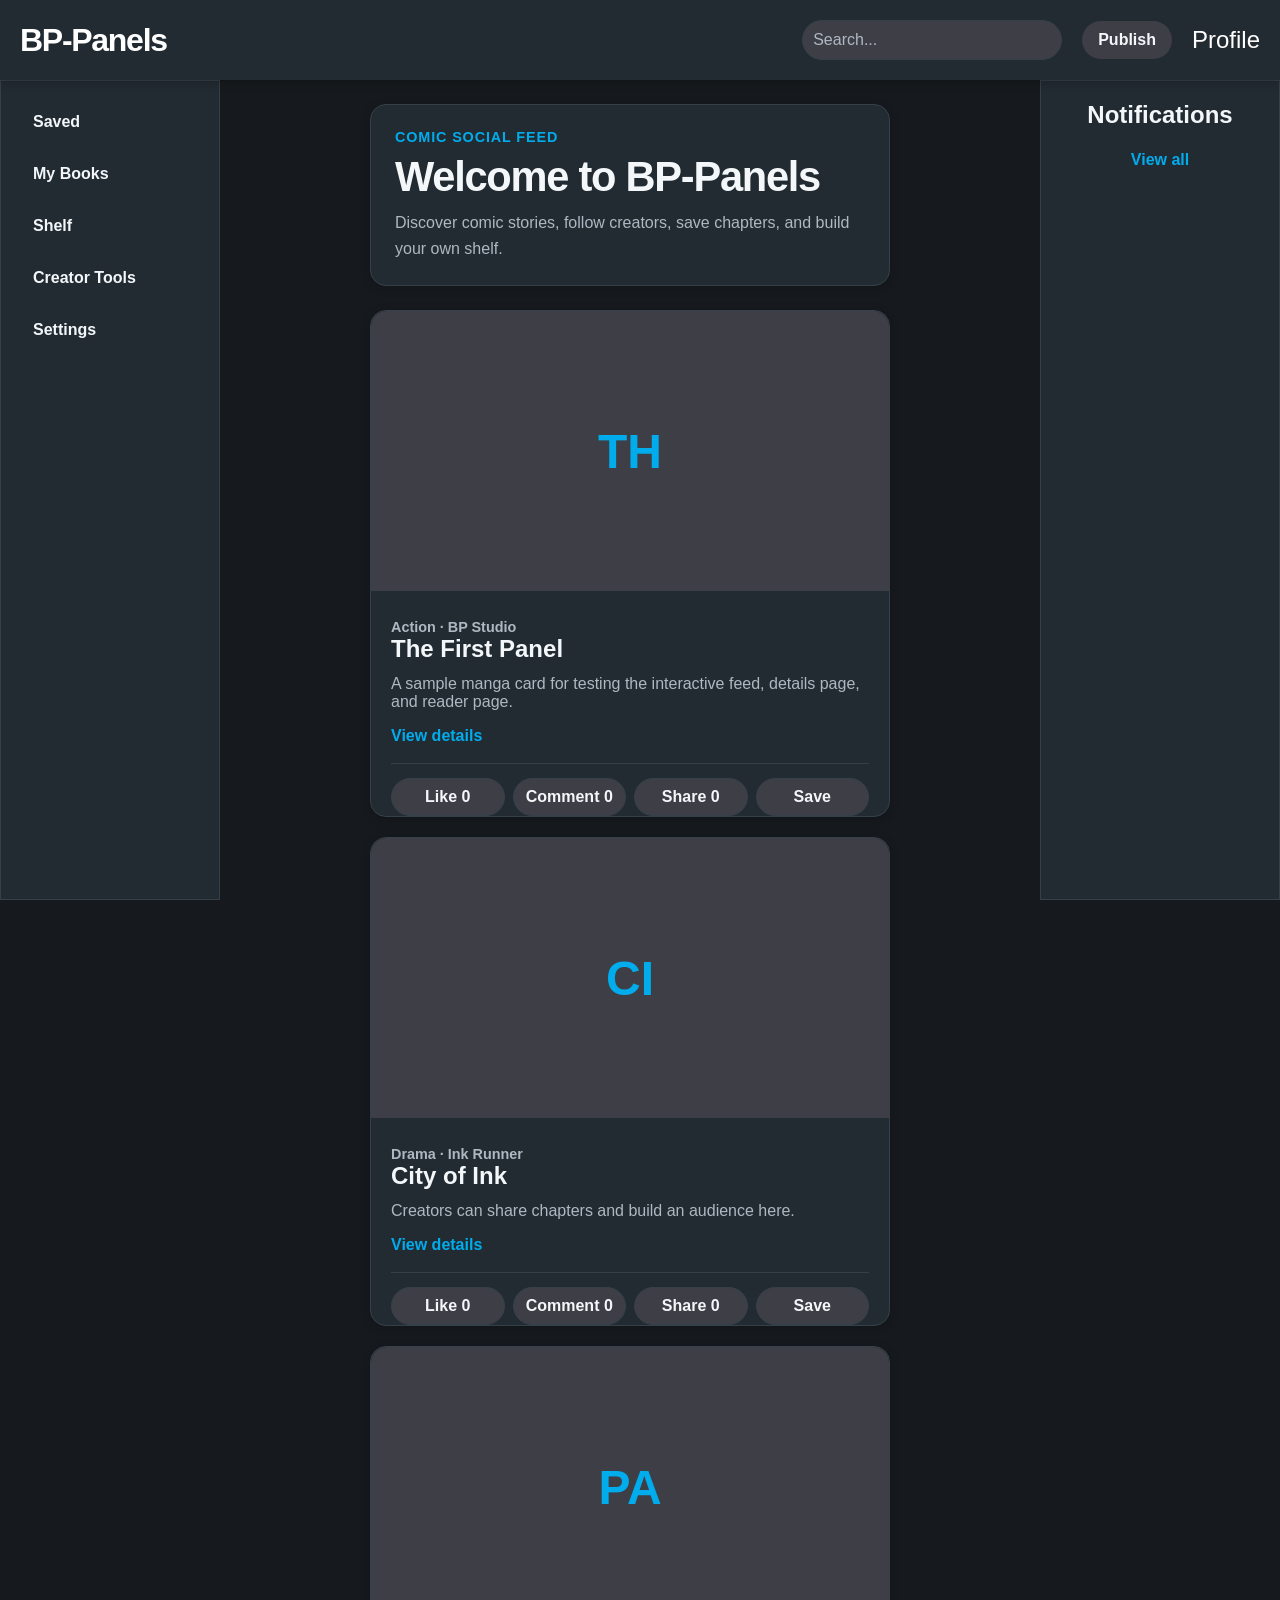
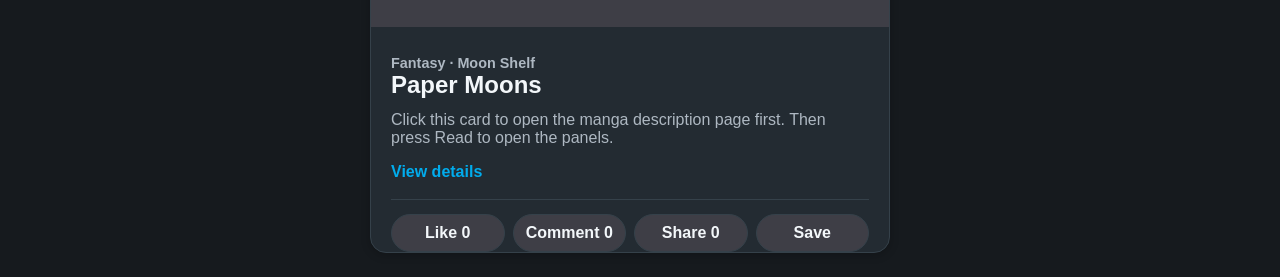
<file: index.html>
<!DOCTYPE html>
<html lang="en">

<head>
    <meta charset="UTF-8">
    <meta name="viewport" content="width=device-width, initial-scale=1.0">
    <title>BP-Panels | Home</title>

    <!-- Command: Load shared layout and page styles. -->
    <link rel="stylesheet" href="CSS/main.css">
    <link rel="stylesheet" href="CSS/header.css">
    <link rel="stylesheet" href="CSS/side-nav-bar.css">
    <link rel="stylesheet" href="CSS/feed.css">
    <link rel="stylesheet" href="CSS/pages.css">
    <link rel="stylesheet" href="CSS/notification.css">
    <script src="JS/main.js" defer></script>
</head>

<body>
    <header class="header">
        <!-- Command: Send users back to the home feed when they click the logo. -->
        <a href="index.html" id="Logo">BP-Panels</a>

        <div class="head-nav">
            <!-- Command: Open the search page from the header search form. -->
            <form action="search.html" class="search-form">
                <input type="text" name="q" placeholder="Search...">

            </form>

            <a href="publish.html" class="publish">Publish</a>
            <a href="profile.html" class="profile">Profile</a>
        </div>
    </header>

    <!-- Command: Desktop shows this as a left sidebar; mobile turns it into a bottom icon bar. -->
    <nav class="side-nav">
        <ul class="side-nav-list">
            <li>
                <a class="side-nav-button" href="saved.html" aria-label="Saved">Saved</a>
            </li>

            <li>
                <a class="side-nav-button" href="my-books.html" aria-label="My Books">My Books</a>
            </li>
            <li><a class="side-nav-button" href="shelf.html" aria-label="Shelf">Shelf</a></li>
            <li><a class="side-nav-button" href="creator-tools.html" aria-label="Creator Tools">Creator Tools</a></li>
            <li class="mobile-nav-item"><a class="side-nav-button" href="publish.html" aria-label="Publish">Publish</a>
            </li>
            <li class="mobile-nav-item"><a class="side-nav-button" href="notifications.html"
                    aria-label="Notification">Notification</a></li>
            <li><a class="side-nav-button" href="settings.html" aria-label="Settings">Settings</a></li>
        </ul>
    </nav>

    <main class="main">
        <div class="main-content">
            <section class="page-hero">
                <p class="page-kicker">Comic social feed</p>
                <h1 class="page-title">Welcome to BP-Panels</h1>
                <p class="page-copy">Discover comic stories, follow creators, save chapters, and build your own shelf.
                </p>
            </section>

            <!-- Command: JavaScript renders manga cards here. Click a card to open reader.html. -->
            <div class="demo-story-list" id="manga-feed" aria-label="Manga story feed">
                <noscript>Please enable JavaScript to see interactive manga cards.</noscript>
            </div>
        </div>
    </main>

    <aside class="notifications">
        <div class="notifications-content">
            <h2>Notifications</h2>
            <a class="aside-link" href="notifications.html">View all</a>
        </div>
    </aside>
</body>

</html>
</file>
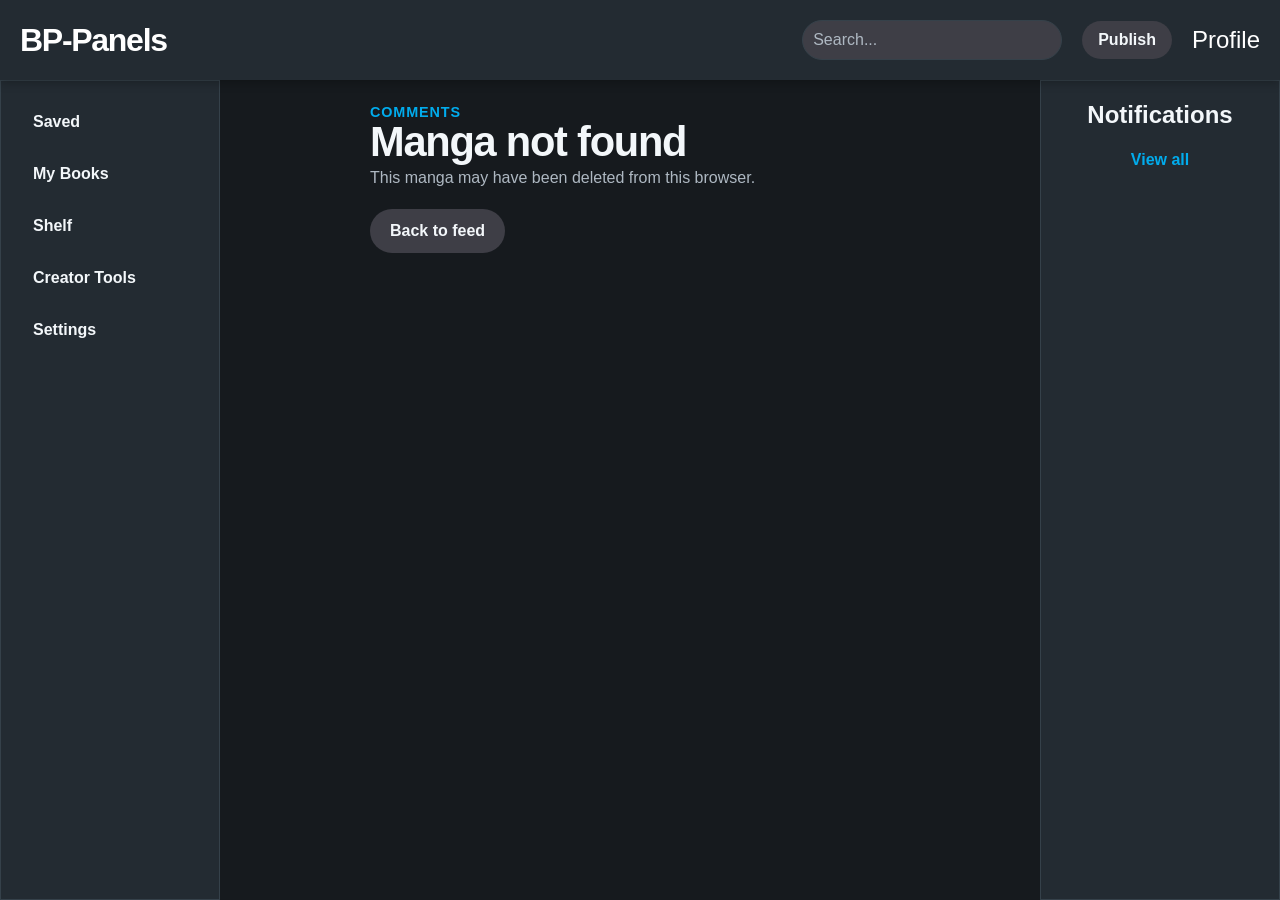
<file: comments.html>
<!DOCTYPE html>
<html lang="en">
<head>
    <meta charset="UTF-8">
    <meta name="viewport" content="width=device-width, initial-scale=1.0">
    <title>BP-Panels | Comments</title>
    <!-- Command: Load the same responsive CSS files so the comments page matches the app. -->
    <link rel="stylesheet" href="CSS/main.css">
    <link rel="stylesheet" href="CSS/header.css">
    <link rel="stylesheet" href="CSS/side-nav-bar.css">
    <link rel="stylesheet" href="CSS/feed.css">
    <link rel="stylesheet" href="CSS/pages.css">
    <link rel="stylesheet" href="CSS/notification.css">
    <script src="JS/main.js" defer></script>
</head>
<body>
    <header class="header">
        <a href="index.html" id="Logo">BP-Panels</a>
        <div class="head-nav">
            <form action="search.html" class="search-form"><input type="text" name="q" placeholder="Search..."></form>
            <a href="publish.html" class="publish">Publish</a>
            <a href="profile.html" class="profile">Profile</a>
        </div>
    </header>

    <nav class="side-nav">
        <ul class="side-nav-list">
            <li><a class="side-nav-button" href="saved.html" aria-label="Saved">Saved</a></li>
            <li><a class="side-nav-button" href="my-books.html" aria-label="My Books">My Books</a></li>
            <li><a class="side-nav-button" href="shelf.html" aria-label="Shelf">Shelf</a></li>
            <li><a class="side-nav-button" href="creator-tools.html" aria-label="Creator Tools">Creator Tools</a></li>
            <li class="mobile-nav-item"><a class="side-nav-button" href="publish.html" aria-label="Publish">Publish</a></li>
            <li class="mobile-nav-item"><a class="side-nav-button" href="notifications.html" aria-label="Notification">Notification</a></li>
            <li><a class="side-nav-button" href="settings.html" aria-label="Settings">Settings</a></li>
        </ul>
    </nav>

    <main class="main">
        <div class="main-content">
            <!-- Command: JavaScript fills this page with the selected manga's comments and comment form. -->
            <div class="comments-shell" id="comments-shell">
                <p class="page-kicker">Comments</p>
                <h1 class="page-title">Loading comments...</h1>
            </div>
        </div>
    </main>

    <aside class="notifications"><div class="notifications-content"><h2>Notifications</h2><a class="aside-link" href="notifications.html">View all</a></div></aside>
</body>
</html>
</file>
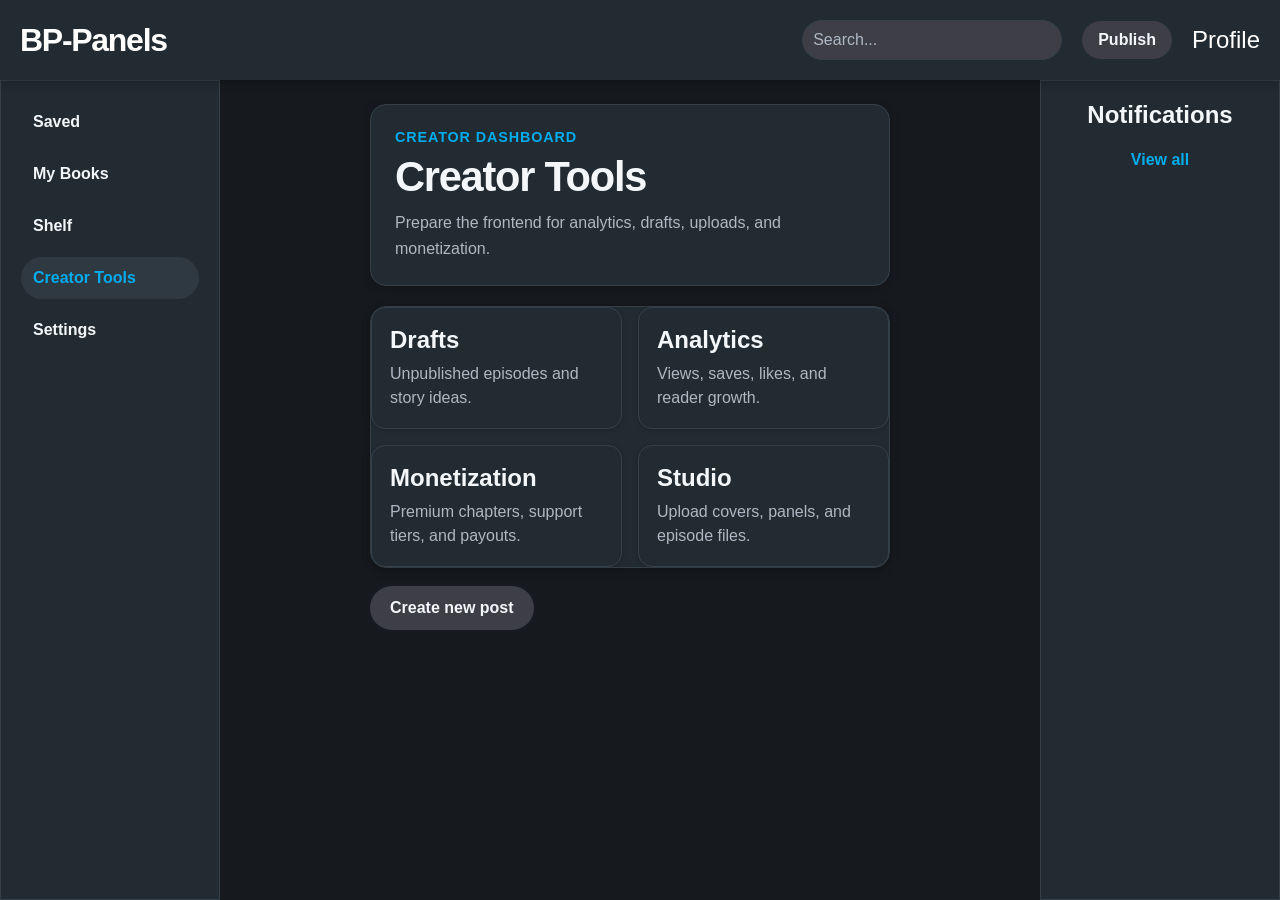
<file: creator-tools.html>
<!DOCTYPE html>
<html lang="en">
<head>
    <meta charset="UTF-8">
    <meta name="viewport" content="width=device-width, initial-scale=1.0">
    <title>BP-Panels | Creator Tools</title>
    <!-- Command: Load the shared responsive styles for this page. -->
    <link rel="stylesheet" href="CSS/main.css">
    <link rel="stylesheet" href="CSS/header.css">
    <link rel="stylesheet" href="CSS/side-nav-bar.css">
    <link rel="stylesheet" href="CSS/feed.css">
    <link rel="stylesheet" href="CSS/pages.css">
    <link rel="stylesheet" href="CSS/notification.css">
    <script src="JS/main.js" defer></script>
</head>
<body>
    <header class="header"><a href="index.html" id="Logo">BP-Panels</a><div class="head-nav"><form action="search.html" class="search-form"><input type="text" name="q" placeholder="Search..."></form><a href="publish.html" class="publish">Publish</a><a href="profile.html" class="profile">Profile</a></div></header>
    <nav class="side-nav"><ul class="side-nav-list">
        <li><a class="side-nav-button" href="saved.html" aria-label="Saved">Saved</a></li>
        <li><a class="side-nav-button" href="my-books.html" aria-label="My Books">My Books</a></li>
        <li><a class="side-nav-button" href="shelf.html" aria-label="Shelf">Shelf</a></li>
        <li><a class="side-nav-button active" href="creator-tools.html" aria-label="Creator Tools">Creator Tools</a></li>
        <li class="mobile-nav-item"><a class="side-nav-button" href="publish.html" aria-label="Publish">Publish</a></li>
        <li class="mobile-nav-item"><a class="side-nav-button" href="notifications.html" aria-label="Notification">Notification</a></li>
        <li><a class="side-nav-button" href="settings.html" aria-label="Settings">Settings</a></li>
    </ul></nav>
    <main class="main"><div class="main-content">
        <section class="page-hero"><p class="page-kicker">Creator dashboard</p><h1 class="page-title">Creator Tools</h1><p class="page-copy">Prepare the frontend for analytics, drafts, uploads, and monetization.</p></section>
        <section class="tool-grid">
            <article class="mini-card"><h2>Drafts</h2><p>Unpublished episodes and story ideas.</p></article>
            <article class="mini-card"><h2>Analytics</h2><p>Views, saves, likes, and reader growth.</p></article>
            <article class="mini-card"><h2>Monetization</h2><p>Premium chapters, support tiers, and payouts.</p></article>
            <article class="mini-card"><h2>Studio</h2><p>Upload covers, panels, and episode files.</p></article>
        </section>
        <div class="action-row"><a class="primary-action" href="publish.html">Create new post</a></div>
    </div></main>
    <aside class="notifications"><div class="notifications-content"><h2>Notifications</h2><a class="aside-link" href="notifications.html">View all</a></div></aside>
</body>
</html>
</file>
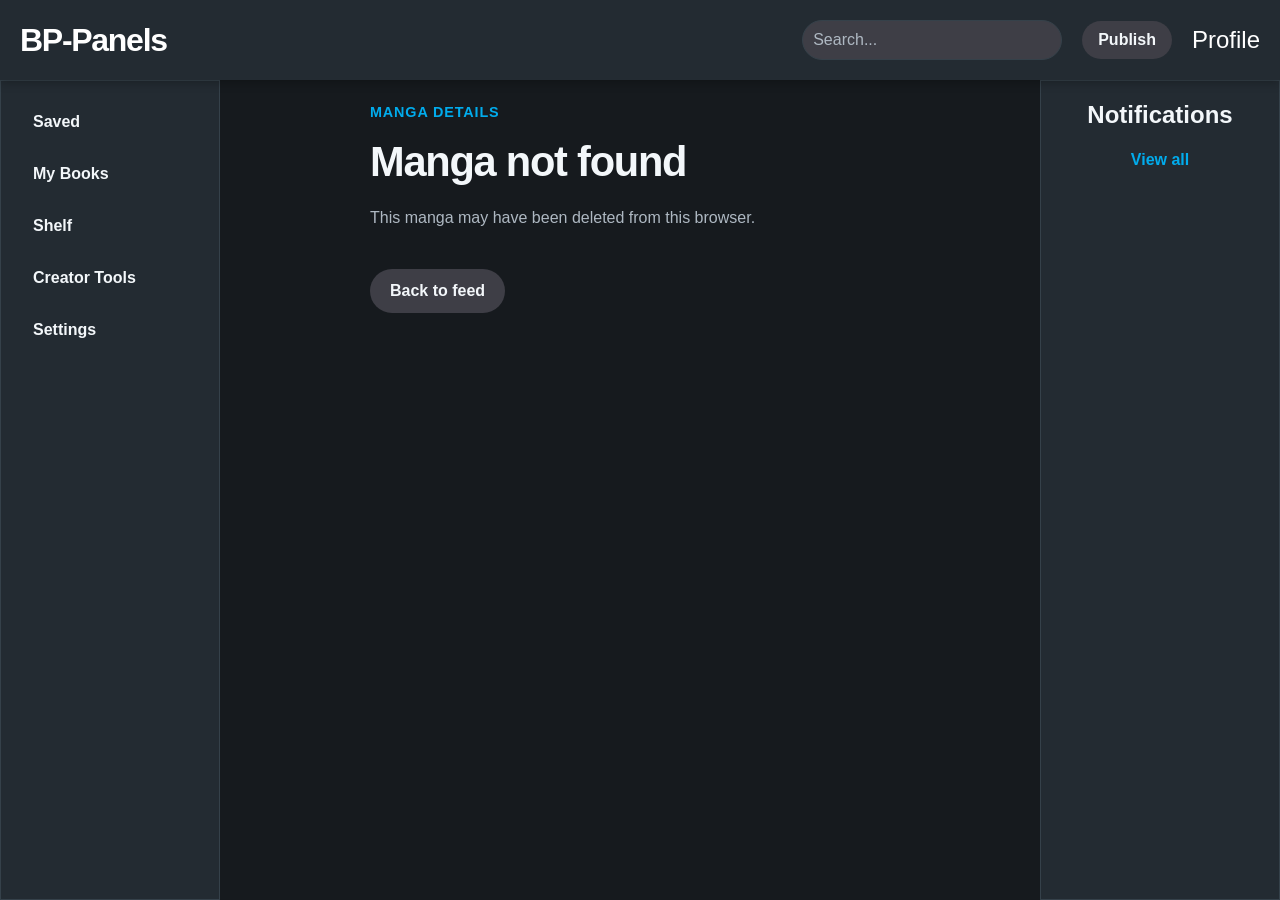
<file: details.html>
<!DOCTYPE html>
<html lang="en">
<head>
    <meta charset="UTF-8">
    <meta name="viewport" content="width=device-width, initial-scale=1.0">
    <title>BP-Panels | Manga Details</title>
    <!-- Command: Load the same responsive CSS files so the details page matches the app. -->
    <link rel="stylesheet" href="CSS/main.css">
    <link rel="stylesheet" href="CSS/header.css">
    <link rel="stylesheet" href="CSS/side-nav-bar.css">
    <link rel="stylesheet" href="CSS/feed.css">
    <link rel="stylesheet" href="CSS/pages.css">
    <link rel="stylesheet" href="CSS/notification.css">
    <script src="JS/main.js" defer></script>
</head>
<body>
    <header class="header">
        <a href="index.html" id="Logo">BP-Panels</a>
        <div class="head-nav">
            <form action="search.html" class="search-form"><input type="text" name="q" placeholder="Search..."></form>
            <a href="publish.html" class="publish">Publish</a>
            <a href="profile.html" class="profile">Profile</a>
        </div>
    </header>

    <nav class="side-nav">
        <ul class="side-nav-list">
            <li><a class="side-nav-button" href="saved.html" aria-label="Saved">Saved</a></li>
            <li><a class="side-nav-button" href="my-books.html" aria-label="My Books">My Books</a></li>
            <li><a class="side-nav-button" href="shelf.html" aria-label="Shelf">Shelf</a></li>
            <li><a class="side-nav-button" href="creator-tools.html" aria-label="Creator Tools">Creator Tools</a></li>
            <li class="mobile-nav-item"><a class="side-nav-button" href="publish.html" aria-label="Publish">Publish</a></li>
            <li class="mobile-nav-item"><a class="side-nav-button" href="notifications.html" aria-label="Notification">Notification</a></li>
            <li><a class="side-nav-button" href="settings.html" aria-label="Settings">Settings</a></li>
        </ul>
    </nav>

    <main class="main">
        <div class="main-content">
            <!-- Command: JavaScript fills this page with the selected manga name, genre, description, cover, stats, and Read button. -->
            <div class="details-shell" id="details-shell">
                <p class="page-kicker">Manga details</p>
                <h1 class="page-title">Loading manga...</h1>
            </div>
        </div>
    </main>

    <aside class="notifications"><div class="notifications-content"><h2>Notifications</h2><a class="aside-link" href="notifications.html">View all</a></div></aside>
</body>
</html>
</file>
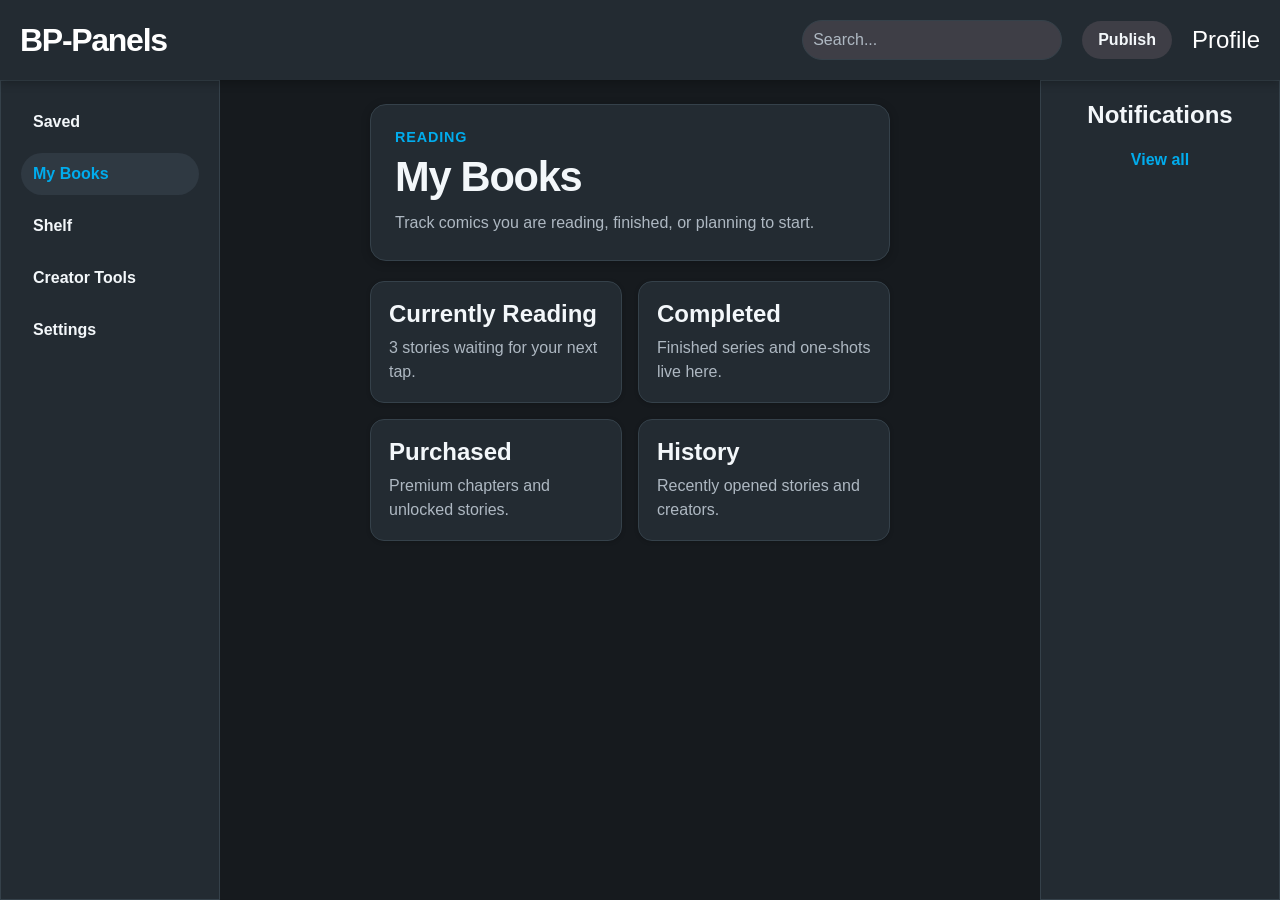
<file: my-books.html>
<!DOCTYPE html>
<html lang="en">
<head>
    <meta charset="UTF-8">
    <meta name="viewport" content="width=device-width, initial-scale=1.0">
    <title>BP-Panels | My Books</title>
    <!-- Command: Load the shared responsive styles for this page. -->
    <link rel="stylesheet" href="CSS/main.css">
    <link rel="stylesheet" href="CSS/header.css">
    <link rel="stylesheet" href="CSS/side-nav-bar.css">
    <link rel="stylesheet" href="CSS/feed.css">
    <link rel="stylesheet" href="CSS/pages.css">
    <link rel="stylesheet" href="CSS/notification.css">
    <script src="JS/main.js" defer></script>
</head>
<body>
    <header class="header"><a href="index.html" id="Logo">BP-Panels</a><div class="head-nav"><form action="search.html" class="search-form"><input type="text" name="q" placeholder="Search..."></form><a href="publish.html" class="publish">Publish</a><a href="profile.html" class="profile">Profile</a></div></header>
    <nav class="side-nav"><ul class="side-nav-list">
        <li><a class="side-nav-button" href="saved.html" aria-label="Saved">Saved</a></li>
        <li><a class="side-nav-button active" href="my-books.html" aria-label="My Books">My Books</a></li>
        <li><a class="side-nav-button" href="shelf.html" aria-label="Shelf">Shelf</a></li>
        <li><a class="side-nav-button" href="creator-tools.html" aria-label="Creator Tools">Creator Tools</a></li>
        <li class="mobile-nav-item"><a class="side-nav-button" href="publish.html" aria-label="Publish">Publish</a></li>
        <li class="mobile-nav-item"><a class="side-nav-button" href="notifications.html" aria-label="Notification">Notification</a></li>
        <li><a class="side-nav-button" href="settings.html" aria-label="Settings">Settings</a></li>
    </ul></nav>
    <main class="main"><div class="main-content">
        <section class="page-hero"><p class="page-kicker">Reading</p><h1 class="page-title">My Books</h1><p class="page-copy">Track comics you are reading, finished, or planning to start.</p></section>
        <section class="card-grid">
            <article class="mini-card"><h2>Currently Reading</h2><p>3 stories waiting for your next tap.</p></article>
            <article class="mini-card"><h2>Completed</h2><p>Finished series and one-shots live here.</p></article>
            <article class="mini-card"><h2>Purchased</h2><p>Premium chapters and unlocked stories.</p></article>
            <article class="mini-card"><h2>History</h2><p>Recently opened stories and creators.</p></article>
        </section>
    </div></main>
    <aside class="notifications"><div class="notifications-content"><h2>Notifications</h2><a class="aside-link" href="notifications.html">View all</a></div></aside>
</body>
</html>
</file>
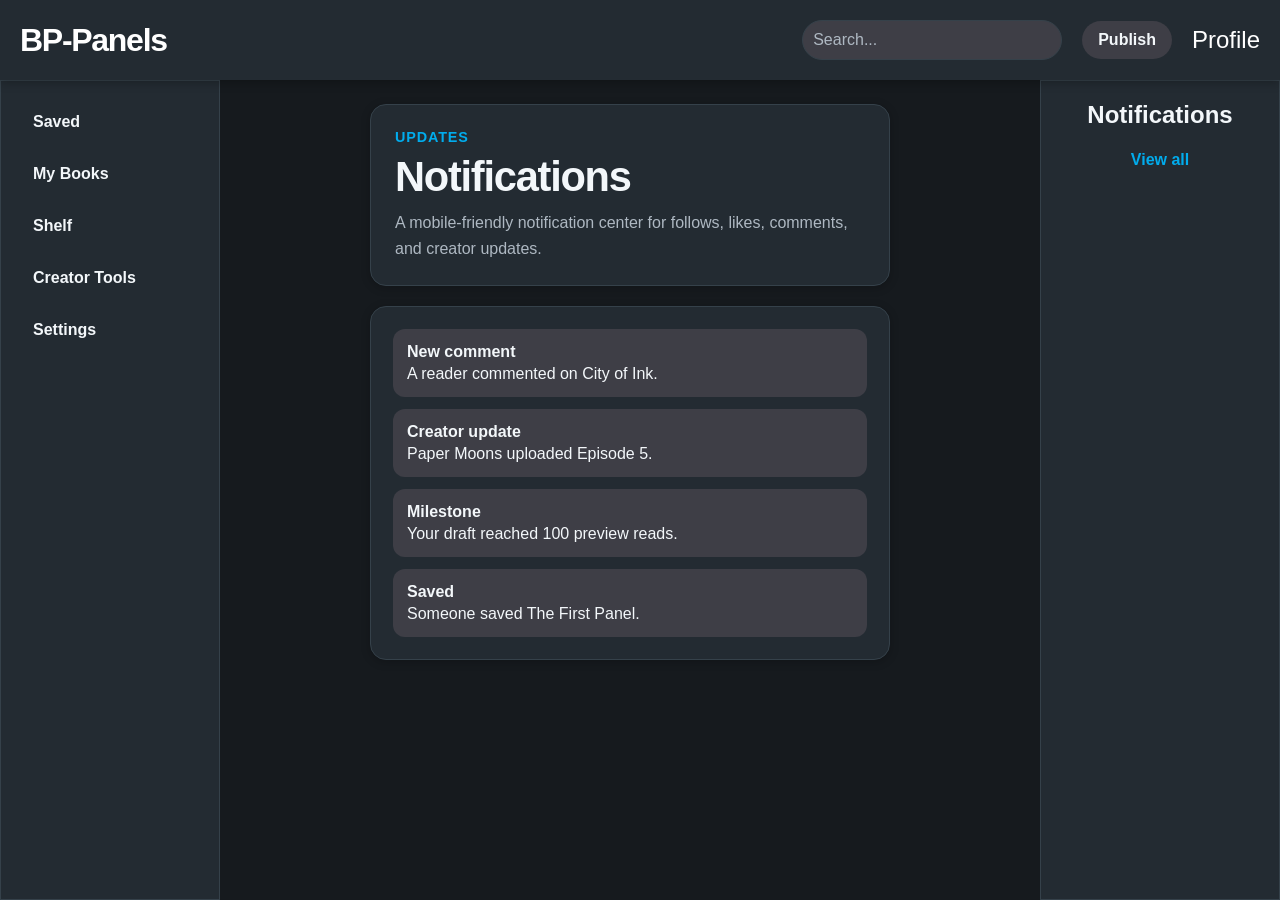
<file: notifications.html>
<!DOCTYPE html>
<html lang="en">
<head>
    <meta charset="UTF-8">
    <meta name="viewport" content="width=device-width, initial-scale=1.0">
    <title>BP-Panels | Notifications</title>
    <!-- Command: Load the shared responsive styles for this page. -->
    <link rel="stylesheet" href="CSS/main.css">
    <link rel="stylesheet" href="CSS/header.css">
    <link rel="stylesheet" href="CSS/side-nav-bar.css">
    <link rel="stylesheet" href="CSS/feed.css">
    <link rel="stylesheet" href="CSS/pages.css">
    <link rel="stylesheet" href="CSS/notification.css">
    <script src="JS/main.js" defer></script>
</head>
<body>
    <header class="header"><a href="index.html" id="Logo">BP-Panels</a><div class="head-nav"><form action="search.html" class="search-form"><input type="text" name="q" placeholder="Search..."></form><a href="publish.html" class="publish">Publish</a><a href="profile.html" class="profile">Profile</a></div></header>
    <nav class="side-nav"><ul class="side-nav-list">
        <li><a class="side-nav-button" href="saved.html" aria-label="Saved">Saved</a></li>
        <li><a class="side-nav-button" href="my-books.html" aria-label="My Books">My Books</a></li>
        <li><a class="side-nav-button" href="shelf.html" aria-label="Shelf">Shelf</a></li>
        <li><a class="side-nav-button" href="creator-tools.html" aria-label="Creator Tools">Creator Tools</a></li>
        <li class="mobile-nav-item"><a class="side-nav-button" href="publish.html" aria-label="Publish">Publish</a></li>
        <li class="mobile-nav-item"><a class="side-nav-button active" href="notifications.html" aria-label="Notification">Notification</a></li>
        <li><a class="side-nav-button" href="settings.html" aria-label="Settings">Settings</a></li>
    </ul></nav>
    <main class="main"><div class="main-content">
        <section class="page-hero"><p class="page-kicker">Updates</p><h1 class="page-title">Notifications</h1><p class="page-copy">A mobile-friendly notification center for follows, likes, comments, and creator updates.</p></section>
        <section class="notification-list">
            <article class="notification-item"><strong>New comment</strong><span>A reader commented on City of Ink.</span></article>
            <article class="notification-item"><strong>Creator update</strong><span>Paper Moons uploaded Episode 5.</span></article>
            <article class="notification-item"><strong>Milestone</strong><span>Your draft reached 100 preview reads.</span></article>
            <article class="notification-item"><strong>Saved</strong><span>Someone saved The First Panel.</span></article>
        </section>
    </div></main>
    <aside class="notifications"><div class="notifications-content"><h2>Notifications</h2><a class="aside-link" href="notifications.html">View all</a></div></aside>
</body>
</html>
</file>
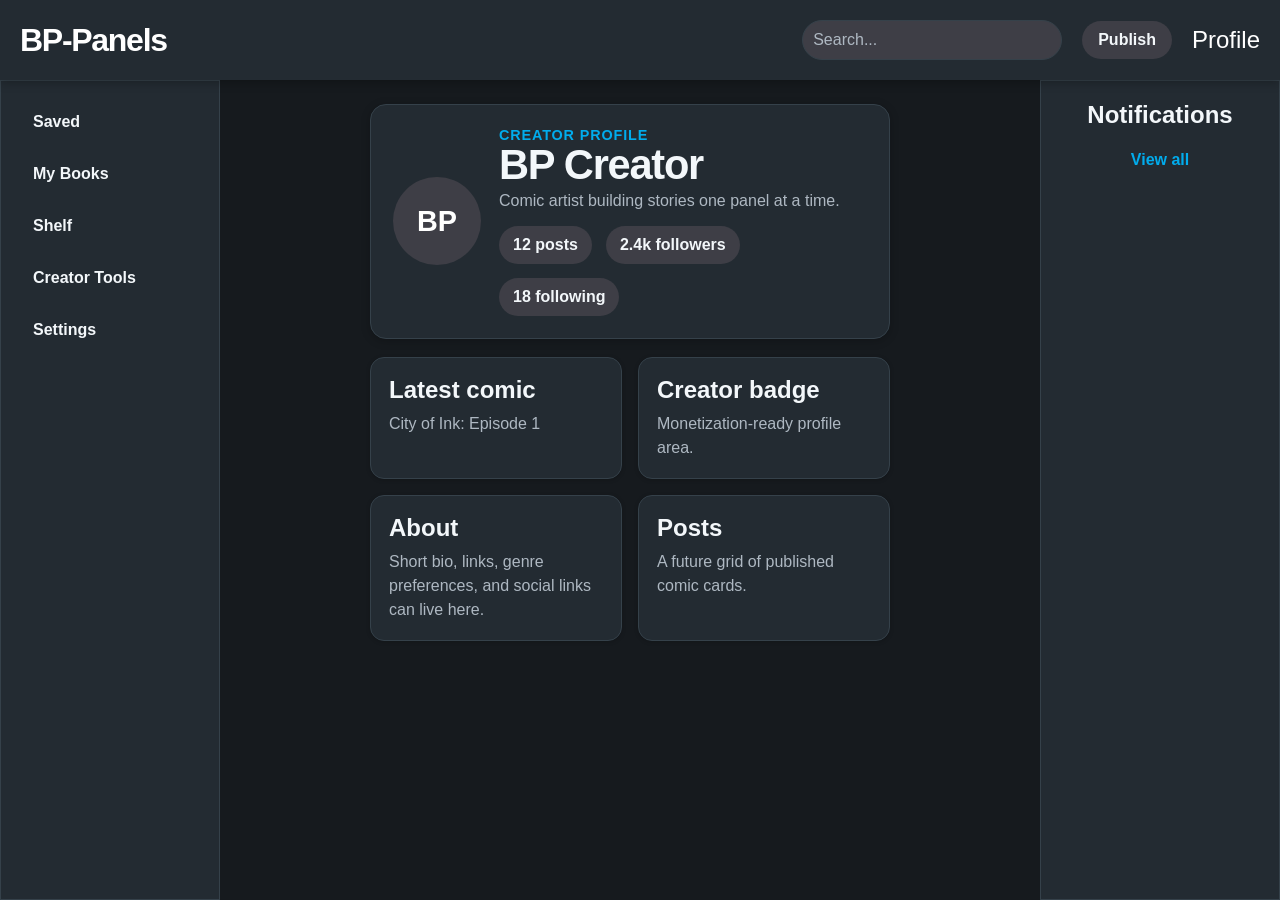
<file: profile.html>
<!DOCTYPE html>
<html lang="en">
<head>
    <meta charset="UTF-8">
    <meta name="viewport" content="width=device-width, initial-scale=1.0">
    <title>BP-Panels | Profile</title>
    <!-- Command: Load the shared responsive styles for this page. -->
    <link rel="stylesheet" href="CSS/main.css">
    <link rel="stylesheet" href="CSS/header.css">
    <link rel="stylesheet" href="CSS/side-nav-bar.css">
    <link rel="stylesheet" href="CSS/feed.css">
    <link rel="stylesheet" href="CSS/pages.css">
    <link rel="stylesheet" href="CSS/notification.css">
    <script src="JS/main.js" defer></script>
</head>
<body>
    <header class="header"><a href="index.html" id="Logo">BP-Panels</a><div class="head-nav"><form action="search.html" class="search-form"><input type="text" name="q" placeholder="Search..."></form><a href="publish.html" class="publish">Publish</a><a href="profile.html" class="profile">Profile</a></div></header>
    <nav class="side-nav"><ul class="side-nav-list">
        <li><a class="side-nav-button" href="saved.html" aria-label="Saved">Saved</a></li>
        <li><a class="side-nav-button" href="my-books.html" aria-label="My Books">My Books</a></li>
        <li><a class="side-nav-button" href="shelf.html" aria-label="Shelf">Shelf</a></li>
        <li><a class="side-nav-button" href="creator-tools.html" aria-label="Creator Tools">Creator Tools</a></li>
        <li class="mobile-nav-item"><a class="side-nav-button" href="publish.html" aria-label="Publish">Publish</a></li>
        <li class="mobile-nav-item"><a class="side-nav-button" href="notifications.html" aria-label="Notification">Notification</a></li>
        <li><a class="side-nav-button" href="settings.html" aria-label="Settings">Settings</a></li>
    </ul></nav>
    <main class="main"><div class="main-content">
        <section class="profile-card">
            <!-- Command: Create a creator profile layout similar to social media profile headers. -->
            <div class="avatar">BP</div>
            <div><p class="page-kicker">Creator profile</p><h1 class="page-title">BP Creator</h1><p class="page-copy">Comic artist building stories one panel at a time.</p><div class="stats-row"><span class="stat-pill">12 posts</span><span class="stat-pill">2.4k followers</span><span class="stat-pill">18 following</span></div></div>
        </section>
        <section class="card-grid">
            <article class="mini-card"><h2>Latest comic</h2><p>City of Ink: Episode 1</p></article>
            <article class="mini-card"><h2>Creator badge</h2><p>Monetization-ready profile area.</p></article>
            <article class="mini-card"><h2>About</h2><p>Short bio, links, genre preferences, and social links can live here.</p></article>
            <article class="mini-card"><h2>Posts</h2><p>A future grid of published comic cards.</p></article>
        </section>
    </div></main>
    <aside class="notifications"><div class="notifications-content"><h2>Notifications</h2><a class="aside-link" href="notifications.html">View all</a></div></aside>
</body>
</html>
</file>
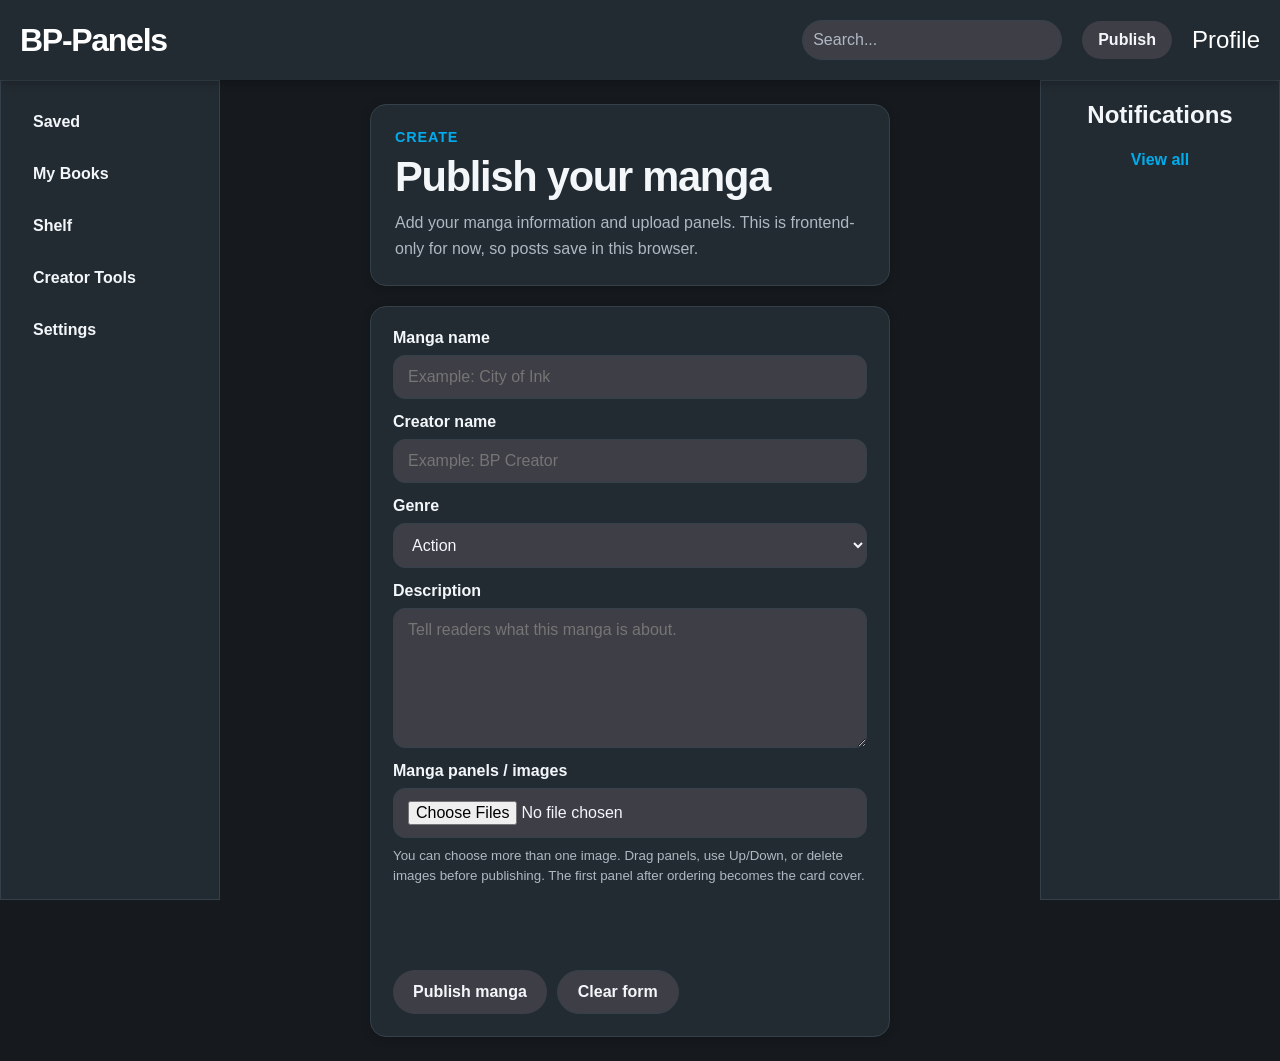
<file: publish.html>
<!DOCTYPE html>
<html lang="en">
<head>
    <meta charset="UTF-8">
    <meta name="viewport" content="width=device-width, initial-scale=1.0">
    <title>BP-Panels | Publish</title>
    <!-- Command: Load the shared responsive styles for this page. -->
    <link rel="stylesheet" href="CSS/main.css">
    <link rel="stylesheet" href="CSS/header.css">
    <link rel="stylesheet" href="CSS/side-nav-bar.css">
    <link rel="stylesheet" href="CSS/feed.css">
    <link rel="stylesheet" href="CSS/pages.css">
    <link rel="stylesheet" href="CSS/notification.css">
    <script src="JS/main.js" defer></script>
</head>
<body>
    <header class="header"><a href="index.html" id="Logo">BP-Panels</a><div class="head-nav"><form action="search.html" class="search-form"><input type="text" name="q" placeholder="Search..."></form><a href="publish.html" class="publish">Publish</a><a href="profile.html" class="profile">Profile</a></div></header>
    <nav class="side-nav"><ul class="side-nav-list">
        <li><a class="side-nav-button" href="saved.html" aria-label="Saved">Saved</a></li>
        <li><a class="side-nav-button" href="my-books.html" aria-label="My Books">My Books</a></li>
        <li><a class="side-nav-button" href="shelf.html" aria-label="Shelf">Shelf</a></li>
        <li><a class="side-nav-button" href="creator-tools.html" aria-label="Creator Tools">Creator Tools</a></li>
        <li class="mobile-nav-item"><a class="side-nav-button active" href="publish.html" aria-label="Publish">Publish</a></li>
        <li class="mobile-nav-item"><a class="side-nav-button" href="notifications.html" aria-label="Notification">Notification</a></li>
        <li><a class="side-nav-button" href="settings.html" aria-label="Settings">Settings</a></li>
    </ul></nav>
    <main class="main"><div class="main-content">
        <section class="page-hero"><p class="page-kicker">Create</p><h1 class="page-title">Publish your manga</h1><p class="page-copy">Add your manga information and upload panels. This is frontend-only for now, so posts save in this browser.</p></section>

        <!-- Command: This form creates a manga post card and stores it in localStorage. -->
        <form class="publish-form form-stack" id="publish-form">
            <div class="field"><label for="manga-name">Manga name</label><input id="manga-name" name="mangaName" type="text" placeholder="Example: City of Ink" required></div>
            <div class="field"><label for="creator-name">Creator name</label><input id="creator-name" name="creatorName" type="text" placeholder="Example: BP Creator" required></div>
            <div class="field"><label for="genre">Genre</label><select id="genre" name="genre"><option>Action</option><option>Romance</option><option>Fantasy</option><option>Comedy</option><option>Drama</option><option>Slice of life</option><option>Horror</option></select></div>
            <div class="field"><label for="description">Description</label><textarea id="description" name="description" placeholder="Tell readers what this manga is about." required></textarea></div>
            <div class="field"><label for="manga-panels">Manga panels / images</label><input id="manga-panels" name="panels" type="file" accept="image/*" multiple required><small class="field-help">You can choose more than one image. Drag panels, use Up/Down, or delete images before publishing. The first panel after ordering becomes the card cover.</small></div>

            <!-- Command: JavaScript fills this area with image thumbnails before publishing. -->
            <div class="panel-preview-grid" id="panel-preview-grid" aria-label="Selected manga panel previews"></div>

            <div class="form-message" id="publish-message" aria-live="polite"></div>
            <div class="action-row"><button class="primary-action" type="submit">Publish manga</button><button class="secondary-action" type="reset">Clear form</button></div>
        </form>
    </div></main>
    <aside class="notifications"><div class="notifications-content"><h2>Notifications</h2><a class="aside-link" href="notifications.html">View all</a></div></aside>
</body>
</html>
</file>
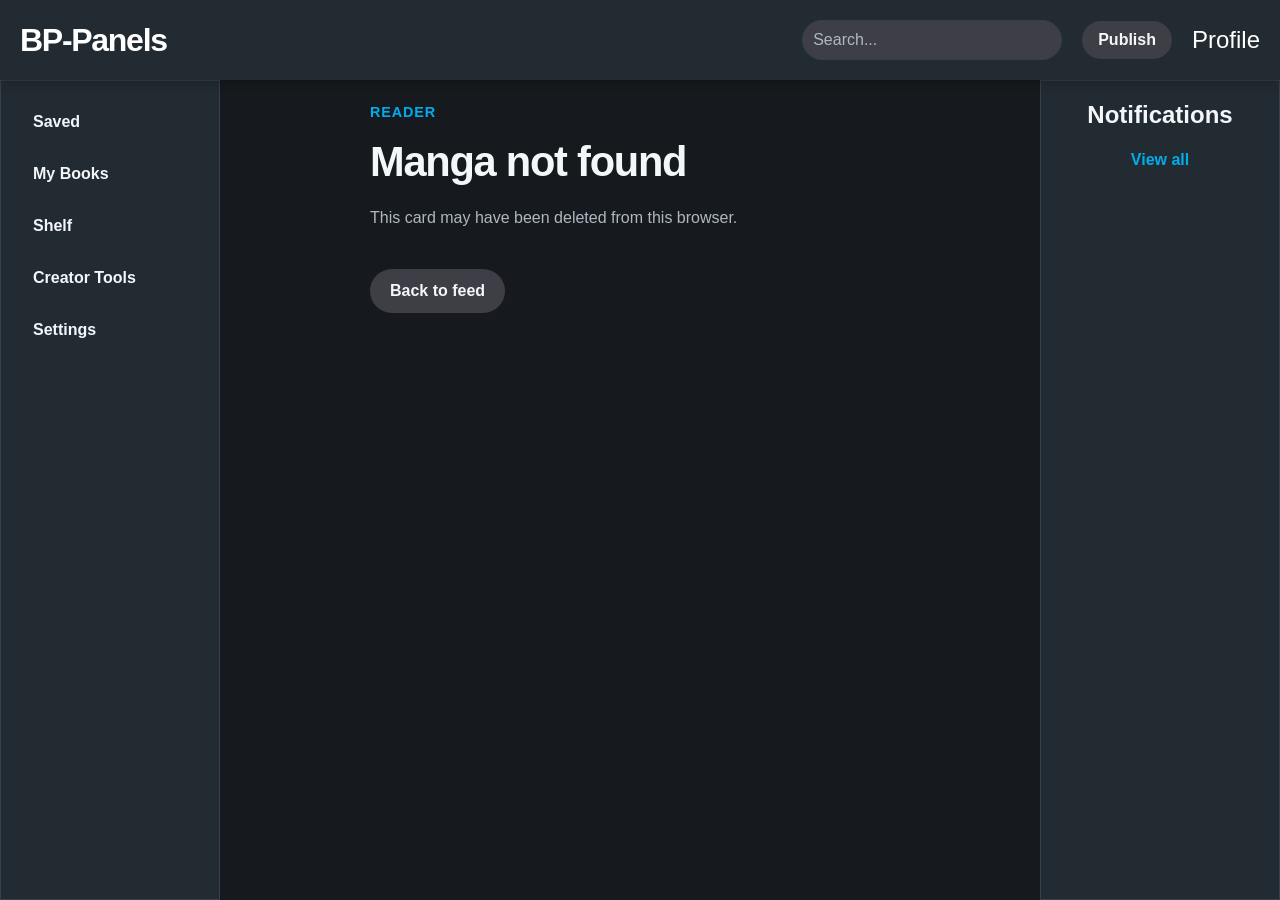
<file: reader.html>
<!DOCTYPE html>
<html lang="en">
<head>
    <meta charset="UTF-8">
    <meta name="viewport" content="width=device-width, initial-scale=1.0">
    <title>BP-Panels | Reader</title>
    <!-- Command: Load the same responsive CSS files so the reader matches the app. -->
    <link rel="stylesheet" href="CSS/main.css">
    <link rel="stylesheet" href="CSS/header.css">
    <link rel="stylesheet" href="CSS/side-nav-bar.css">
    <link rel="stylesheet" href="CSS/feed.css">
    <link rel="stylesheet" href="CSS/pages.css">
    <link rel="stylesheet" href="CSS/notification.css">
    <script src="JS/main.js" defer></script>
</head>
<body>
    <header class="header">
        <a href="index.html" id="Logo">BP-Panels</a>
        <div class="head-nav">
            <form action="search.html" class="search-form"><input type="text" name="q" placeholder="Search..."></form>
            <a href="publish.html" class="publish">Publish</a>
            <a href="profile.html" class="profile">Profile</a>
        </div>
    </header>

    <nav class="side-nav">
        <ul class="side-nav-list">
            <li><a class="side-nav-button" href="saved.html" aria-label="Saved">Saved</a></li>
            <li><a class="side-nav-button" href="my-books.html" aria-label="My Books">My Books</a></li>
            <li><a class="side-nav-button" href="shelf.html" aria-label="Shelf">Shelf</a></li>
            <li><a class="side-nav-button" href="creator-tools.html" aria-label="Creator Tools">Creator Tools</a></li>
            <li class="mobile-nav-item"><a class="side-nav-button" href="publish.html" aria-label="Publish">Publish</a></li>
            <li class="mobile-nav-item"><a class="side-nav-button" href="notifications.html" aria-label="Notification">Notification</a></li>
            <li><a class="side-nav-button" href="settings.html" aria-label="Settings">Settings</a></li>
        </ul>
    </nav>

    <main class="main">
        <div class="main-content">
            <!-- Command: JavaScript fills this reader page based on the manga id in the URL. -->
            <section class="reader-shell" id="reader-shell">
                <p class="page-kicker">Reading mode</p>
                <h1 class="page-title">Loading manga...</h1>
            </section>
        </div>
    </main>

    <aside class="notifications"><div class="notifications-content"><h2>Notifications</h2><a class="aside-link" href="notifications.html">View all</a></div></aside>
</body>
</html>
</file>
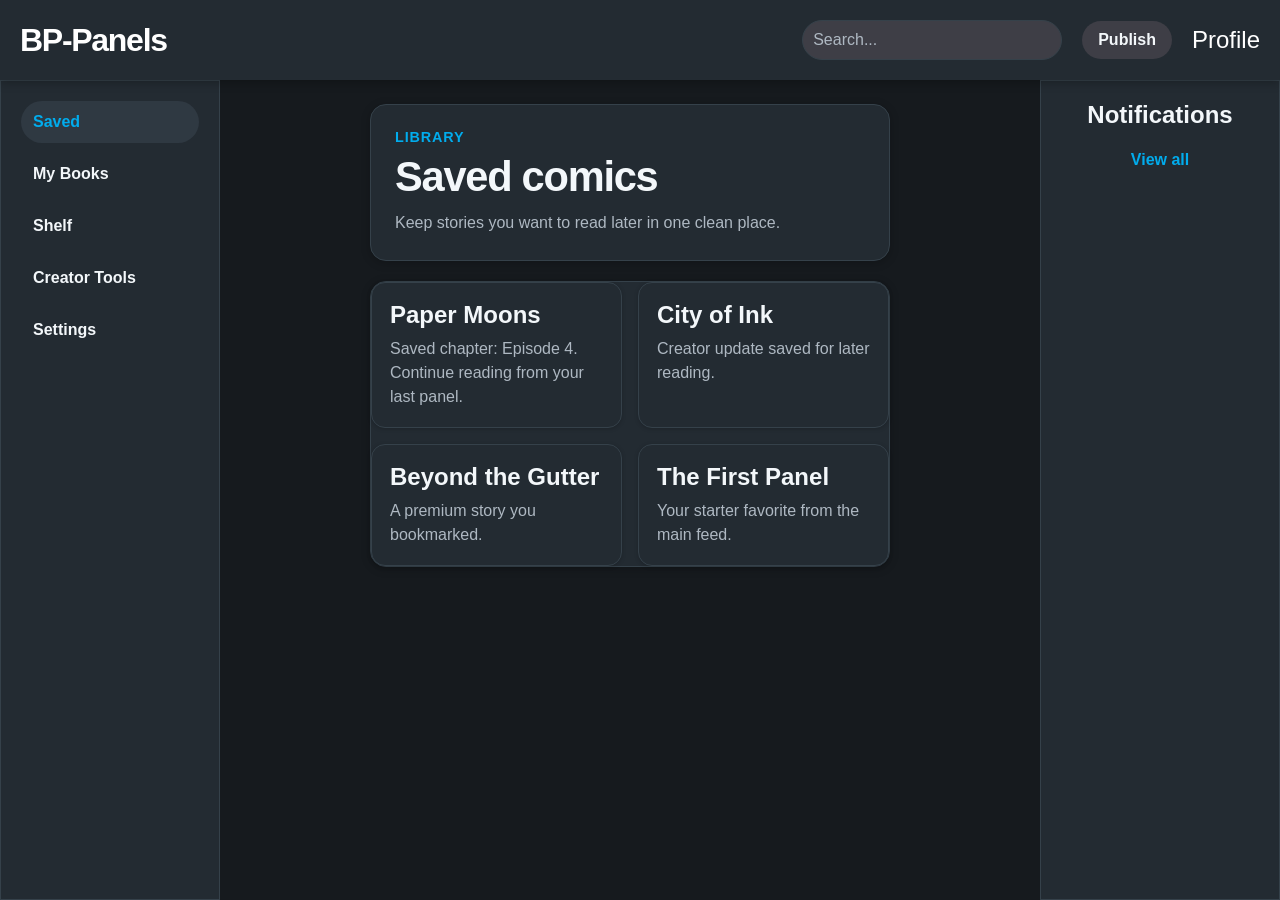
<file: saved.html>
<!DOCTYPE html>
<html lang="en">
<head>
    <meta charset="UTF-8">
    <meta name="viewport" content="width=device-width, initial-scale=1.0">
    <title>BP-Panels | Saved</title>
    <!-- Command: Load the shared responsive styles for this page. -->
    <link rel="stylesheet" href="CSS/main.css">
    <link rel="stylesheet" href="CSS/header.css">
    <link rel="stylesheet" href="CSS/side-nav-bar.css">
    <link rel="stylesheet" href="CSS/feed.css">
    <link rel="stylesheet" href="CSS/pages.css">
    <link rel="stylesheet" href="CSS/notification.css">
    <script src="JS/main.js" defer></script>
</head>
<body>
    <header class="header">
        <a href="index.html" id="Logo">BP-Panels</a>
        <div class="head-nav">
            <form action="search.html" class="search-form"><input type="text" name="q" placeholder="Search..."></form>
            <a href="publish.html" class="publish">Publish</a>
            <a href="profile.html" class="profile">Profile</a>
        </div>
    </header>
    <nav class="side-nav">
        <!-- Command: Highlight Saved because this page shows saved comics. -->
        <ul class="side-nav-list">
            <li><a class="side-nav-button active" href="saved.html" aria-label="Saved">Saved</a></li>
            <li><a class="side-nav-button" href="my-books.html" aria-label="My Books">My Books</a></li>
            <li><a class="side-nav-button" href="shelf.html" aria-label="Shelf">Shelf</a></li>
            <li><a class="side-nav-button" href="creator-tools.html" aria-label="Creator Tools">Creator Tools</a></li>
            <li class="mobile-nav-item"><a class="side-nav-button" href="publish.html" aria-label="Publish">Publish</a></li>
            <li class="mobile-nav-item"><a class="side-nav-button" href="notifications.html" aria-label="Notification">Notification</a></li>
            <li><a class="side-nav-button" href="settings.html" aria-label="Settings">Settings</a></li>
        </ul>
    </nav>
    <main class="main"><div class="main-content">
        <section class="page-hero"><p class="page-kicker">Library</p><h1 class="page-title">Saved comics</h1><p class="page-copy">Keep stories you want to read later in one clean place.</p></section>
        <section class="saved-grid">
            <article class="mini-card"><h2>Paper Moons</h2><p>Saved chapter: Episode 4. Continue reading from your last panel.</p></article>
            <article class="mini-card"><h2>City of Ink</h2><p>Creator update saved for later reading.</p></article>
            <article class="mini-card"><h2>Beyond the Gutter</h2><p>A premium story you bookmarked.</p></article>
            <article class="mini-card"><h2>The First Panel</h2><p>Your starter favorite from the main feed.</p></article>
        </section>
    </div></main>
    <aside class="notifications"><div class="notifications-content"><h2>Notifications</h2><a class="aside-link" href="notifications.html">View all</a></div></aside>
</body>
</html>
</file>
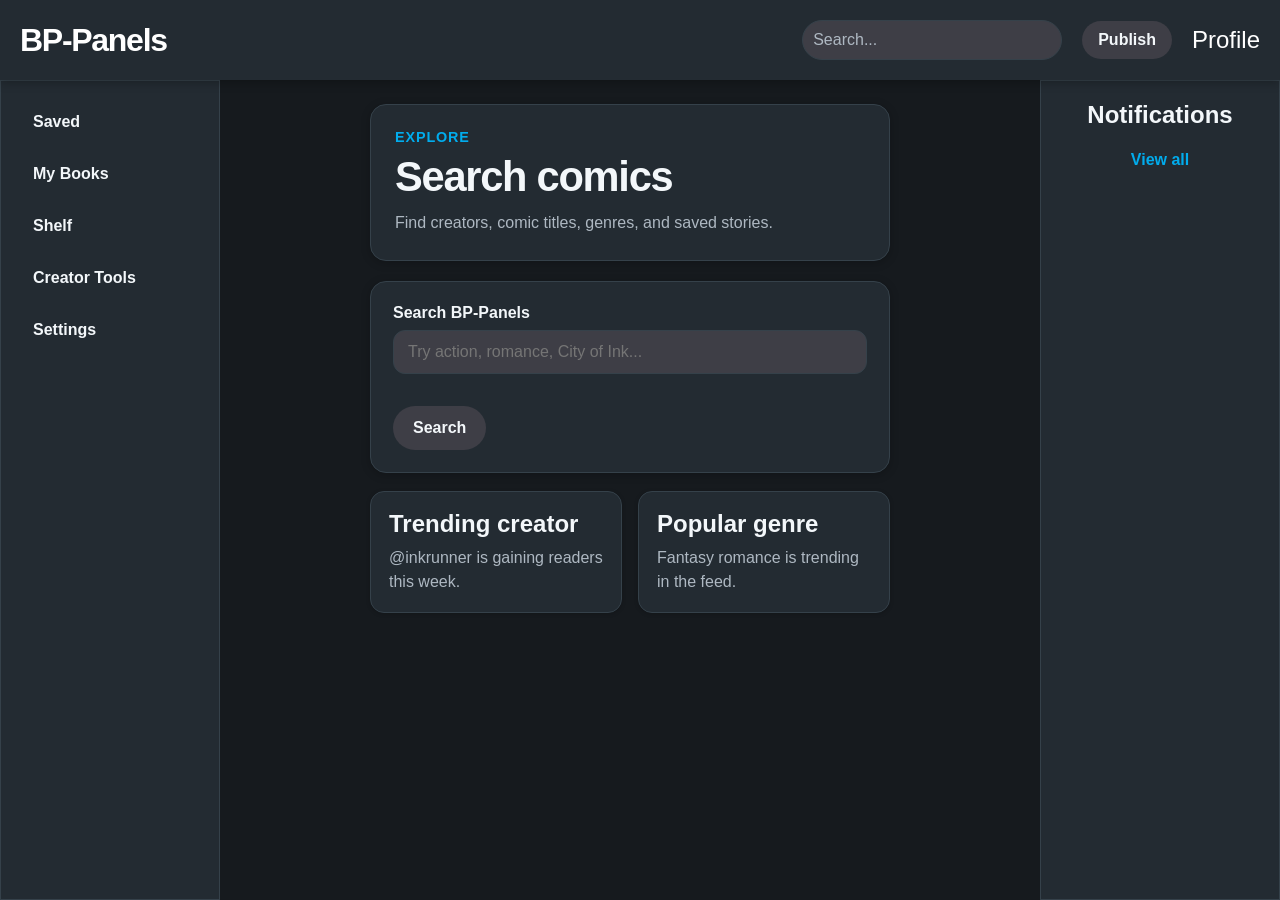
<file: search.html>
<!DOCTYPE html>
<html lang="en">
<head>
    <meta charset="UTF-8">
    <meta name="viewport" content="width=device-width, initial-scale=1.0">
    <title>BP-Panels | Search</title>
    <!-- Command: Load the shared responsive styles for this page. -->
    <link rel="stylesheet" href="CSS/main.css">
    <link rel="stylesheet" href="CSS/header.css">
    <link rel="stylesheet" href="CSS/side-nav-bar.css">
    <link rel="stylesheet" href="CSS/feed.css">
    <link rel="stylesheet" href="CSS/pages.css">
    <link rel="stylesheet" href="CSS/notification.css">
    <script src="JS/main.js" defer></script>
</head>
<body>
    <header class="header"><a href="index.html" id="Logo">BP-Panels</a><div class="head-nav"><form action="search.html" class="search-form"><input type="text" name="q" placeholder="Search..."></form><a href="publish.html" class="publish">Publish</a><a href="profile.html" class="profile">Profile</a></div></header>
    <nav class="side-nav"><ul class="side-nav-list">
        <li><a class="side-nav-button" href="saved.html" aria-label="Saved">Saved</a></li>
        <li><a class="side-nav-button" href="my-books.html" aria-label="My Books">My Books</a></li>
        <li><a class="side-nav-button" href="shelf.html" aria-label="Shelf">Shelf</a></li>
        <li><a class="side-nav-button" href="creator-tools.html" aria-label="Creator Tools">Creator Tools</a></li>
        <li class="mobile-nav-item"><a class="side-nav-button" href="publish.html" aria-label="Publish">Publish</a></li>
        <li class="mobile-nav-item"><a class="side-nav-button" href="notifications.html" aria-label="Notification">Notification</a></li>
        <li><a class="side-nav-button" href="settings.html" aria-label="Settings">Settings</a></li>
    </ul></nav>
    <main class="main"><div class="main-content">
        <section class="page-hero"><p class="page-kicker">Explore</p><h1 class="page-title">Search comics</h1><p class="page-copy">Find creators, comic titles, genres, and saved stories.</p></section>
        <section class="page-panel form-stack">
            <!-- Command: Provide a larger search input for the search results page. -->
            <div class="field"><label for="search-page-input">Search BP-Panels</label><input id="search-page-input" type="search" placeholder="Try action, romance, City of Ink..."></div>
            <div class="action-row"><button class="primary-action" type="button">Search</button></div>
        </section>
        <section class="card-grid" style="margin-top: 18px;">
            <article class="mini-card"><h2>Trending creator</h2><p>@inkrunner is gaining readers this week.</p></article>
            <article class="mini-card"><h2>Popular genre</h2><p>Fantasy romance is trending in the feed.</p></article>
        </section>
    </div></main>
    <aside class="notifications"><div class="notifications-content"><h2>Notifications</h2><a class="aside-link" href="notifications.html">View all</a></div></aside>
</body>
</html>
</file>
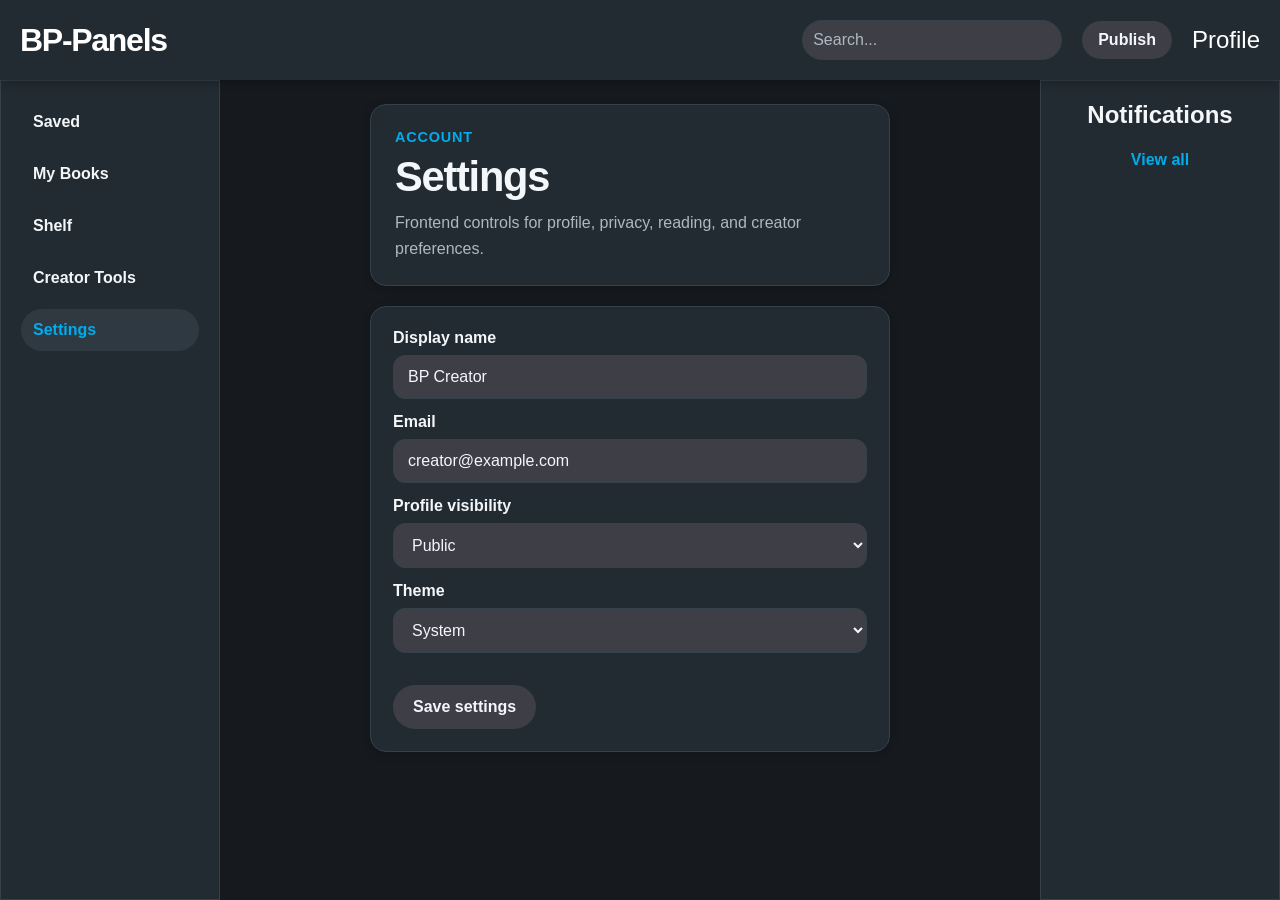
<file: settings.html>
<!DOCTYPE html>
<html lang="en">
<head>
    <meta charset="UTF-8">
    <meta name="viewport" content="width=device-width, initial-scale=1.0">
    <title>BP-Panels | Settings</title>
    <!-- Command: Load the shared responsive styles for this page. -->
    <link rel="stylesheet" href="CSS/main.css">
    <link rel="stylesheet" href="CSS/header.css">
    <link rel="stylesheet" href="CSS/side-nav-bar.css">
    <link rel="stylesheet" href="CSS/feed.css">
    <link rel="stylesheet" href="CSS/pages.css">
    <link rel="stylesheet" href="CSS/notification.css">
    <script src="JS/main.js" defer></script>
</head>
<body>
    <header class="header"><a href="index.html" id="Logo">BP-Panels</a><div class="head-nav"><form action="search.html" class="search-form"><input type="text" name="q" placeholder="Search..."></form><a href="publish.html" class="publish">Publish</a><a href="profile.html" class="profile">Profile</a></div></header>
    <nav class="side-nav"><ul class="side-nav-list">
        <li><a class="side-nav-button" href="saved.html" aria-label="Saved">Saved</a></li>
        <li><a class="side-nav-button" href="my-books.html" aria-label="My Books">My Books</a></li>
        <li><a class="side-nav-button" href="shelf.html" aria-label="Shelf">Shelf</a></li>
        <li><a class="side-nav-button" href="creator-tools.html" aria-label="Creator Tools">Creator Tools</a></li>
        <li class="mobile-nav-item"><a class="side-nav-button" href="publish.html" aria-label="Publish">Publish</a></li>
        <li class="mobile-nav-item"><a class="side-nav-button" href="notifications.html" aria-label="Notification">Notification</a></li>
        <li><a class="side-nav-button active" href="settings.html" aria-label="Settings">Settings</a></li>
    </ul></nav>
    <main class="main"><div class="main-content">
        <section class="page-hero"><p class="page-kicker">Account</p><h1 class="page-title">Settings</h1><p class="page-copy">Frontend controls for profile, privacy, reading, and creator preferences.</p></section>
        <section class="settings-group form-stack">
            <!-- Command: Show future account settings without connecting to a backend yet. -->
            <div class="field"><label for="display-name">Display name</label><input id="display-name" type="text" value="BP Creator"></div>
            <div class="field"><label for="email">Email</label><input id="email" type="email" value="creator@example.com"></div>
            <div class="field"><label for="privacy">Profile visibility</label><select id="privacy"><option>Public</option><option>Followers only</option><option>Private</option></select></div>
            <div class="field"><label for="theme">Theme</label><select id="theme"><option>System</option><option>Light</option><option>Dark</option></select></div>
            <div class="action-row"><button class="primary-action" type="button">Save settings</button></div>
        </section>
    </div></main>
    <aside class="notifications"><div class="notifications-content"><h2>Notifications</h2><a class="aside-link" href="notifications.html">View all</a></div></aside>
</body>
</html>
</file>
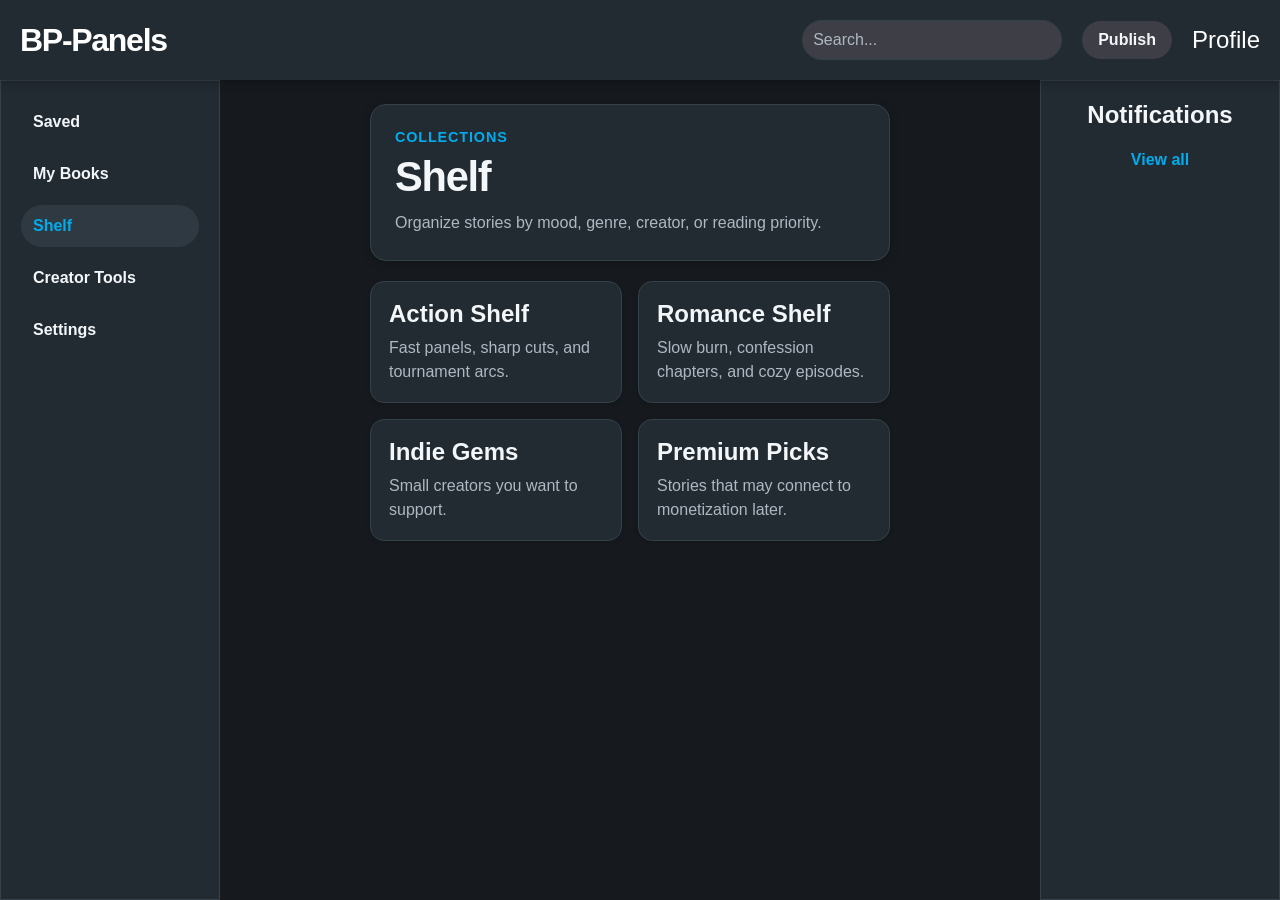
<file: shelf.html>
<!DOCTYPE html>
<html lang="en">
<head>
    <meta charset="UTF-8">
    <meta name="viewport" content="width=device-width, initial-scale=1.0">
    <title>BP-Panels | Shelf</title>
    <!-- Command: Load the shared responsive styles for this page. -->
    <link rel="stylesheet" href="CSS/main.css">
    <link rel="stylesheet" href="CSS/header.css">
    <link rel="stylesheet" href="CSS/side-nav-bar.css">
    <link rel="stylesheet" href="CSS/feed.css">
    <link rel="stylesheet" href="CSS/pages.css">
    <link rel="stylesheet" href="CSS/notification.css">
    <script src="JS/main.js" defer></script>
</head>
<body>
    <header class="header"><a href="index.html" id="Logo">BP-Panels</a><div class="head-nav"><form action="search.html" class="search-form"><input type="text" name="q" placeholder="Search..."></form><a href="publish.html" class="publish">Publish</a><a href="profile.html" class="profile">Profile</a></div></header>
    <nav class="side-nav"><ul class="side-nav-list">
        <li><a class="side-nav-button" href="saved.html" aria-label="Saved">Saved</a></li>
        <li><a class="side-nav-button" href="my-books.html" aria-label="My Books">My Books</a></li>
        <li><a class="side-nav-button active" href="shelf.html" aria-label="Shelf">Shelf</a></li>
        <li><a class="side-nav-button" href="creator-tools.html" aria-label="Creator Tools">Creator Tools</a></li>
        <li class="mobile-nav-item"><a class="side-nav-button" href="publish.html" aria-label="Publish">Publish</a></li>
        <li class="mobile-nav-item"><a class="side-nav-button" href="notifications.html" aria-label="Notification">Notification</a></li>
        <li><a class="side-nav-button" href="settings.html" aria-label="Settings">Settings</a></li>
    </ul></nav>
    <main class="main"><div class="main-content">
        <section class="page-hero"><p class="page-kicker">Collections</p><h1 class="page-title">Shelf</h1><p class="page-copy">Organize stories by mood, genre, creator, or reading priority.</p></section>
        <section class="card-grid">
            <article class="mini-card"><h2>Action Shelf</h2><p>Fast panels, sharp cuts, and tournament arcs.</p></article>
            <article class="mini-card"><h2>Romance Shelf</h2><p>Slow burn, confession chapters, and cozy episodes.</p></article>
            <article class="mini-card"><h2>Indie Gems</h2><p>Small creators you want to support.</p></article>
            <article class="mini-card"><h2>Premium Picks</h2><p>Stories that may connect to monetization later.</p></article>
        </section>
    </div></main>
    <aside class="notifications"><div class="notifications-content"><h2>Notifications</h2><a class="aside-link" href="notifications.html">View all</a></div></aside>
</body>
</html>
</file>
<file: CSS/main.css>
*{
    margin: 0;
    padding: 0;
    box-sizing: border-box;
}

:root{
    /* Command: Keep important layout sizes in one place. */
    --header-height: 80px;  
    --left-sidebar-width: 220px;
    --right-sidebar-width: 240px;
    --mobile-bottom-nav-height: 78px;
    /* Command: Use a dark dashboard theme with cyan as the main action color. */
    --page-background: #161a1e;
    --panel-background: #232b32;
    --text-color: #f3f7fa;
    --header-background: #232b32;
    --accent-color: #01aced;
    --accent-dark: #0094cc;
    --soft-accent: #2f3942;
    --button-background: #3e3e46;
    --search-background: #3e3e46;
    --border-color: #35414a;
    --muted-text: #aeb8c2;
    --soft-shadow: 0 2px 10px rgba(0, 0, 0, 0.22);
}

body{
    color: var(--text-color);
    background-color: var(--page-background);
    min-height: 100vh;
    padding-top: var(--header-height);
    padding-left: var(--left-sidebar-width);
    padding-right: var(--right-sidebar-width);
    font-family: Arial, Helvetica, sans-serif;
}

button,
input{
    font: inherit;
}

button,
input,
textarea,
select{
    color: inherit;
}

button,
a{
    -webkit-tap-highlight-color: transparent;
}

/* Command: On tablets, keep both side panels visible but make them narrower. */
@media (max-width: 1100px){
    :root{
        --left-sidebar-width: 180px;
        --right-sidebar-width: 190px;
    }
}

/* Command: On phones, remove side padding and reserve space for the bottom navigation. */
@media (max-width: 760px){
    :root{
        --left-sidebar-width: 0px;
        --right-sidebar-width: 0px;
        --header-height: 72px;
    }

    body{
        padding-left: 0;
        padding-right: 0;
        padding-bottom: var(--mobile-bottom-nav-height);
    }
}
</file>
<file: CSS/header.css>
.header{
    /* Command: Keep the header fixed at the top on every device. */
    display: grid;
    grid-template-columns: auto 1fr;
    justify-content: center;
    align-items: center;
    padding: 0 20px;
    background-color: var(--header-background);
    height: var(--header-height);
    position: fixed;
    top: 0;
    right: 0;
    left: 0;
    z-index: 1000;
    transition: transform 0.3s ease-in-out;
    box-shadow: 0 2px 10px rgba(0, 0, 0, 0.28);
}

.header--hidden{
    /* Command: Move the header above the screen when the user scrolls down. */
    transform: translateY(-100%);
}

#Logo{
    font-size: 2rem;
    font-weight: bold;   
    text-decoration: none;
    color: #fff;
    align-self: auto;
    letter-spacing: -0.04em;
}

.head-nav{
    display: flex; 
    justify-content: right;
    align-items: center;
    gap: 20px;
}

.search-form{
    /* Command: Keep the search input and search button separated on every page. */
    display: flex;
    align-items: center;
    gap: 8px;
}

.header input[type="text"]{
    padding: 10px;
    border: 1px solid var(--border-color);
    border-radius: 999px;
    width: clamp(140px, 24vw, 260px);
    background: var(--search-background);
    color: var(--text-color);
    outline: none;
    transition: border-color 0.18s ease, box-shadow 0.18s ease;
}

.header input[type="text"]::placeholder{
    color: var(--muted-text);
}

.header input[type="text"]:focus{
    border-color: var(--accent-color);
    box-shadow: 0 0 0 3px rgba(1, 172, 237, 0.16);
}

.profile{
    display: flex;
    align-items: center;
    color: #fff;
    font-size: 1.5rem;
    text-decoration: none;
}

.publish{
    background-color: var(--button-background);
    border: none;
    border-radius: 999px;
    text-decoration: none;
    color: var(--text-color);
    padding: 10px 16px;
    font-weight: 700;
    transition: background-color 0.18s ease, transform 0.18s ease;
}

.publish:hover{
    background-color: var(--accent-color);
    color: #061014;
    transform: translateY(-1px);
}

.publish:active{
    transform: translateY(0);
}

@media (max-width: 760px){
    .header{
        grid-template-columns: auto minmax(0, 1fr);
        gap: 10px;
        padding: 0 10px;
    }

    .head-nav{
        justify-content: flex-end;
        gap: 8px;
        min-width: 0;
    }

    .search-form{
        display: flex;
        min-width: 0;
        flex: 1;
    }

    .header input[type="text"]{
        width: 100%;
        min-width: 0;
        padding: 9px 10px;
    }

    .header button{
        display: none;
    }

    #Logo{
        font-size: clamp(1rem, 5vw, 1.4rem);
        white-space: nowrap;
    }

    .publish{
        display: none;
    }

    .profile{
        font-size: 0;
        width: 40px;
        height: 40px;
        justify-content: center;
        border-radius: 50%;
        background: var(--button-background);
        color: var(--text-color);
        border: 1px solid var(--border-color);
    }

    .profile::before{
        content: "Me";
        font-size: 0.85rem;
        font-weight: 700;
    }
}
</file>
<file: CSS/side-nav-bar.css>
.side-nav{
    /* Command: On large screens, keep the main navigation fixed on the left side. */
    border: 1px solid var(--border-color);
    width: var(--left-sidebar-width);
    background: var(--panel-background);
    position: fixed;
    top: var(--header-height);
    bottom: 0;
    left: 0;
    overflow-y: auto;
    transition: top 0.3s ease-in-out;
}

.header-is-hidden .side-nav{
    top: 0;
}

.side-nav-list{
    display: flex;
    flex-direction: column;
    gap: 10px;
    padding: 20px;
    list-style: none;
}

.side-nav-button{
    /* Command: Make navigation items work as links while still looking like app buttons. */
    display: block;
    width: 100%;
    padding: 12px;
    border: 0;
    border-radius: 999px;
    background: transparent;
    color: inherit;
    text-align: left;
    text-decoration: none;
    cursor: pointer;
    font-weight: 700;
    transition: background-color 0.18s ease, color 0.18s ease;
}

.side-nav-button:hover,
.side-nav-button.active{
    background: var(--soft-accent);
    color: var(--accent-color);
}

.mobile-nav-item{
    display: none;
}

@media (max-width: 760px){
    .side-nav{
        /* Command: On small screens, change the sidebar into a fixed Instagram-style bottom icon bar. */
        top: auto;
        left: 0;
        right: 0;
        bottom: 0;
        width: 100%;
        height: var(--mobile-bottom-nav-height);
        z-index: 1100;
        border-top: 1px solid var(--border-color);
        border-right: 0;
        border-bottom: 0;
        border-left: 0;
        background: rgba(35, 43, 50, 0.96);
        backdrop-filter: blur(10px);
        overflow: hidden;
    }

    .header-is-hidden .side-nav{
        top: auto;
    }

    .side-nav-list{
        flex-direction: row;
        align-items: center;
        justify-content: space-between;
        gap: 0;
        min-width: 0;
        height: 100%;
        padding: 8px;
    }

    .side-nav-list li{
        flex: 1 1 0;
        min-width: 0;
    }

    .side-nav-button{
        /* Command: Hide text labels on phones and show compact icons only. */
        display: flex;
        align-items: center;
        justify-content: center;
        width: 100%;
        min-width: 0;
        height: 54px;
        padding: 8px 4px;
        border-radius: 14px;
        text-align: center;
        font-size: 0;
        font-weight: 700;
        white-space: nowrap;
    }

    .side-nav-button::before{
        display: grid;
        place-items: center;
        width: 30px;
        height: 30px;
        border: 1px solid currentColor;
        border-radius: 12px;
        font-size: 1rem;
        line-height: 1;
    }

    .side-nav-button:hover,
    .side-nav-button.active{
        background: var(--soft-accent);
    }

    .side-nav-list li:nth-child(1) .side-nav-button::before{
        content: "\1F516";
    }

    .side-nav-list li:nth-child(2) .side-nav-button::before{
        content: "\1F4DA";
    }

    .side-nav-list li:nth-child(3) .side-nav-button::before{
        content: "\25A6";
    }

    .side-nav-list li:nth-child(4) .side-nav-button::before{
        content: "\2692";
    }

    .side-nav-list li:nth-child(5) .side-nav-button::before{
        content: "\002B";
    }

    .side-nav-list li:nth-child(6) .side-nav-button::before{
        content: "\1F514";
    }

    .side-nav-list li:nth-child(7) .side-nav-button::before{
        content: "\2699";
    }

    .mobile-nav-item{
        display: block;
    }
}
</file>
<file: CSS/feed.css>
.main{
    /* Command: Let the center feed be the part that naturally scrolls. */
    min-height: calc(100vh - var(--header-height));
    padding: 24px;
    background-color: var(--page-background); 
}

.main-content{
    width: min(100%, 520px);
    margin: 0 auto;
}

.demo-story-list{
    display: grid;
    gap: 20px;
    margin-top: 24px;
}

.story-card{
    min-height: 0;
    padding: 0;
    border: 1px solid var(--border-color);
    border-radius: 16px;
    background: var(--panel-background);
    box-shadow: var(--soft-shadow);
    transition: border-color 0.18s ease, box-shadow 0.18s ease, transform 0.18s ease;
}

.story-card:hover{
    border-color: var(--accent-color);
    box-shadow: 0 4px 14px rgba(0, 0, 0, 0.24);
    transform: translateY(-2px);
}

.story-card p{
    margin-top: 12px;
    color: var(--muted-text);
}

/* Command: Make manga cards clickable while keeping the feed layout the same. */
.manga-card{
    cursor: pointer;
    overflow: hidden;
}

.manga-card:focus{
    outline: 3px solid rgba(1, 172, 237, 0.28);
    outline-offset: 3px;
}

.manga-card-cover{
    display: block;
    width: 100%;
    height: auto;
    max-height: none;
    border-radius: 16px 16px 0 0;
    background: transparent;
    border: 0;
}

.manga-cover-placeholder{
    display: grid;
    place-items: center;
    width: 100%;
    height: 280px;
    border: 0;
    border-radius: 16px 16px 0 0;
    background: var(--button-background);
    color: var(--accent-color);
    font-size: 3rem;
    font-weight: 800;
}

.manga-card-body{
    padding: 16px 20px 0;
}

.manga-card-meta{
    margin-top: 0;
    color: var(--accent-color);
    font-size: 0.9rem;
    font-weight: 700;
}

.read-more-link{
    display: inline-flex;
    margin-top: 16px;
    color: var(--accent-color);
    font-weight: 700;
}

/* Command: Keep social action buttons at the bottom of each feed card. */
.manga-card-actions{
    display: grid;
    grid-template-columns: repeat(4, minmax(0, 1fr));
    gap: 8px;
    margin: 18px 20px 0;
    padding-top: 14px;
    border-top: 1px solid var(--border-color);
}

.card-action-button{
    min-height: 38px;
    border: 1px solid var(--border-color);
    border-radius: 999px;
    background: var(--button-background);
    color: var(--text-color);
    cursor: pointer;
    font-weight: 700;
    transition: border-color 0.18s ease, color 0.18s ease, transform 0.18s ease;
}

.card-action-button:hover,
.card-action-button.is-active{
    border-color: var(--accent-color);
    color: var(--accent-color);
}

.card-action-button:active{
    transform: scale(0.98);
}

/* Command: Style comments like a social-media comment thread on the comments page. */
.comment-section{
    margin: 14px 20px 20px;
    padding-top: 14px;
    border-top: 1px solid var(--border-color);
}

.comment-section[hidden]{
    display: none;
}

.comment-list{
    display: grid;
    gap: 10px;
    margin-bottom: 12px;
}

.comment-item{
    display: grid;
    grid-template-columns: auto 1fr;
    gap: 10px;
    align-items: start;
}

.comment-avatar{
    display: grid;
    place-items: center;
    width: 34px;
    height: 34px;
    border-radius: 50%;
    background: var(--button-background);
    color: var(--accent-color);
    font-weight: 800;
}

.comment-bubble{
    padding: 10px 12px;
    border-radius: 14px;
    background: var(--button-background);
}

.comment-bubble strong{
    display: block;
    margin-bottom: 2px;
    color: var(--text-color);
    font-size: 0.9rem;
}

.comment-bubble p,
.empty-comments{
    margin: 0;
    color: var(--muted-text);
    line-height: 1.45;
}

.comment-form{
    display: grid;
    grid-template-columns: 1fr auto;
    gap: 8px;
}

.comment-form input{
    min-width: 0;
    border: 1px solid var(--border-color);
    border-radius: 999px;
    padding: 10px 12px;
    background: var(--search-background);
    color: var(--text-color);
    outline: none;
}

.comment-form input:focus{
    border-color: var(--accent-color);
    box-shadow: 0 0 0 3px rgba(1, 172, 237, 0.16);
}

.comment-form button{
    border: 1px solid var(--border-color);
    border-radius: 999px;
    padding: 0 16px;
    background: var(--button-background);
    color: var(--text-color);
    font-weight: 700;
    cursor: pointer;
}

.comment-form button:hover{
    border-color: var(--accent-color);
    color: var(--accent-color);
}

@media (max-width: 760px){
    .main{
        padding: 16px;
    }

    .story-card{
        min-height: 320px;
        padding: 0;
    }

    .manga-card-cover{
        height: auto;
    }

    .manga-cover-placeholder{
        height: 240px;
    }

    .manga-card-actions{
        grid-template-columns: repeat(2, minmax(0, 1fr));
    }

    .comment-form{
        grid-template-columns: 1fr;
    }

    .comment-form button{
        min-height: 40px;
    }
}
</file>
<file: CSS/pages.css>
/* Command: Create reusable clean social-media page sections for every separate page. */
.page-hero,
.page-panel,
.profile-card,
.settings-group,
.publish-form,
.tool-grid,
.notification-list,
.saved-grid{
    background: var(--panel-background);
    border: 1px solid var(--border-color);
    border-radius: 16px;
    box-shadow: var(--soft-shadow);
}

/* Command: Give each page a clear top section with title and short helper text. */
.page-hero{
    display: grid;
    gap: 10px;
    padding: 24px;
    margin-bottom: 20px;
}

.page-kicker{
    color: var(--accent-color);
    font-size: 0.9rem;
    font-weight: 700;
    letter-spacing: 0.06em;
    text-transform: uppercase;
}

.page-title{
    font-size: clamp(1.8rem, 4vw, 2.6rem);
    line-height: 1.08;
    letter-spacing: -0.03em;
}

.page-copy{
    color: var(--muted-text);
    line-height: 1.6;
}

/* Command: Reuse this grid for responsive cards across pages. */
.card-grid,
.tool-grid,
.saved-grid{
    display: grid;
    grid-template-columns: repeat(2, minmax(0, 1fr));
    gap: 16px;
}

.mini-card{
    padding: 18px;
    border: 1px solid var(--border-color);
    border-radius: 14px;
    background: var(--panel-background);
    box-shadow: 0 1px 4px rgba(0, 0, 0, 0.18);
    transition: border-color 0.18s ease, box-shadow 0.18s ease;
}

.mini-card:hover{
    border-color: var(--accent-color);
    box-shadow: 0 4px 14px rgba(0, 0, 0, 0.24);
}

.mini-card h2,
.mini-card h3{
    margin-bottom: 8px;
}

.mini-card p{
    color: var(--muted-text);
    line-height: 1.5;
}

.page-panel,
.profile-card,
.publish-form,
.settings-group,
.notification-list{
    padding: 22px;
}

/* Command: Style buttons and links in a simple Facebook-like way. */
.primary-action,
.secondary-action{
    display: inline-flex;
    align-items: center;
    justify-content: center;
    min-height: 44px;
    padding: 0 20px;
    border-radius: 999px;
    text-decoration: none;
    font-weight: 700;
    cursor: pointer;
    transition: background-color 0.18s ease, border-color 0.18s ease, transform 0.18s ease;
}

.primary-action{
    border: none;
    background-color: var(--button-background);
    color: var(--text-color);
}

.secondary-action{
    border: 1px solid var(--border-color);
    background: var(--button-background);
    color: var(--text-color);
}

.primary-action:hover{
    background-color: var(--accent-color);
    color: #061014;
    transform: translateY(-1px);
}

.secondary-action:hover{
    border-color: var(--accent-color);
    background: var(--soft-accent);
    transform: translateY(-1px);
}

.primary-action:active,
.secondary-action:active{
    transform: translateY(0);
}

.action-row{
    display: flex;
    flex-wrap: wrap;
    gap: 10px;
    margin-top: 18px;
}

/* Command: Build form layouts for publish, search, and settings pages. */
.form-stack{
    display: grid;
    gap: 14px;
}

.field{
    display: grid;
    gap: 8px;
}

.field label{
    font-weight: 700;
}

.field input,
.field textarea,
.field select{
    width: 100%;
    border: 1px solid var(--border-color);
    border-radius: 12px;
    padding: 12px 14px;
    background: var(--search-background);
    color: var(--text-color);
    font: inherit;
    outline: none;
    transition: border-color 0.18s ease, box-shadow 0.18s ease;
}

.field input:focus,
.field textarea:focus,
.field select:focus{
    border-color: var(--accent-color);
    box-shadow: 0 0 0 3px rgba(1, 172, 237, 0.16);
}

.field textarea{
    min-height: 140px;
    resize: vertical;
}

/* Command: Create profile and notification layouts that resize cleanly. */
.profile-card{
    display: grid;
    grid-template-columns: auto 1fr;
    gap: 18px;
    align-items: center;
    margin-bottom: 18px;
}

.avatar{
    display: grid;
    place-items: center;
    width: 88px;
    height: 88px;
    border-radius: 50%;
    background: var(--button-background);
    color: #fff;
    font-size: 1.8rem;
    font-weight: 800;
}

.stats-row{
    display: flex;
    flex-wrap: wrap;
    gap: 14px;
    margin-top: 12px;
}

.stat-pill{
    padding: 10px 14px;
    border-radius: 999px;
    background: var(--button-background);
    color: var(--text-color);
    font-weight: 700;
}

.notification-list{
    display: grid;
    gap: 12px;
}

.notification-item{
    display: grid;
    gap: 4px;
    padding: 14px;
    border-radius: 12px;
    background: var(--button-background);
}

.aside-link{
    margin-top: 12px;
    color: var(--accent-color);
    font-weight: 700;
    text-decoration: none;
}

/* Command: Show manga panel thumbnails on the publish page before saving the post. */
.field-help{
    color: var(--muted-text);
    line-height: 1.5;
}

.panel-preview-grid{
    display: grid;
    grid-template-columns: repeat(3, minmax(0, 1fr));
    gap: 12px;
}

.panel-preview{
    position: relative;
    overflow: hidden;
    border: 1px solid var(--border-color);
    border-radius: 12px;
    background: var(--button-background);
    cursor: grab;
    transition: border-color 0.18s ease, transform 0.18s ease, opacity 0.18s ease;
}

.panel-preview.is-dragging{
    opacity: 0.55;
    transform: scale(0.98);
    border-color: var(--accent-color);
}

.panel-preview img{
    display: block;
    width: 100%;
    height: 160px;
    object-fit: cover;
    cursor: zoom-in;
}

.panel-delete-button{
    position: absolute;
    top: 8px;
    right: 8px;
    z-index: 1;
    border: 1px solid var(--border-color);
    border-radius: 999px;
    padding: 6px 10px;
    background: rgba(22, 26, 30, 0.86);
    color: var(--text-color);
    cursor: pointer;
    font-weight: 700;
}

.panel-delete-button:hover{
    border-color: var(--accent-color);
    color: var(--accent-color);
}

.panel-preview figcaption{
    display: grid;
    gap: 8px;
    padding: 10px;
    color: var(--muted-text);
    font-size: 0.9rem;
}

.panel-preview figcaption strong{
    overflow: hidden;
    color: var(--text-color);
    font-size: 0.85rem;
    text-overflow: ellipsis;
    white-space: nowrap;
}

.panel-order-controls{
    display: grid;
    grid-template-columns: repeat(2, minmax(0, 1fr));
    gap: 6px;
}

.panel-order-controls button{
    min-height: 34px;
    border: 1px solid var(--border-color);
    border-radius: 999px;
    background: var(--search-background);
    color: var(--text-color);
    cursor: pointer;
    font-weight: 700;
}

.panel-order-controls button:hover:not(:disabled){
    border-color: var(--accent-color);
    color: var(--accent-color);
}

.panel-order-controls button:disabled{
    cursor: not-allowed;
    opacity: 0.45;
}

.panel-preview-modal{
    position: fixed;
    inset: 0;
    z-index: 2000;
    display: grid;
    place-items: center;
    padding: 20px;
    background: rgba(0, 0, 0, 0.72);
}

.panel-preview-dialog{
    width: min(100%, 900px);
    max-height: 92vh;
    display: grid;
    gap: 12px;
    padding: 16px;
    border: 1px solid var(--border-color);
    border-radius: 16px;
    background: var(--panel-background);
    box-shadow: var(--soft-shadow);
}

.panel-preview-dialog img{
    max-width: 100%;
    max-height: 72vh;
    margin: 0 auto;
    border-radius: 12px;
    object-fit: contain;
}

.panel-preview-dialog p{
    color: var(--text-color);
    text-align: center;
    word-break: break-word;
}

.panel-preview-close{
    justify-self: end;
    border: 1px solid var(--border-color);
    border-radius: 999px;
    padding: 8px 14px;
    background: var(--button-background);
    color: var(--text-color);
    cursor: pointer;
    font-weight: 700;
}

.panel-preview-close:hover{
    border-color: var(--accent-color);
    color: var(--accent-color);
}

.form-message{
    min-height: 24px;
    color: var(--accent-color);
    font-weight: 700;
}

/* Command: Style the full-page manga reading mode. */
.reader-shell{
    display: grid;
    gap: 20px;
}

.reader-header{
    padding: 22px;
    border: 1px solid var(--border-color);
    border-radius: 16px;
    background: var(--panel-background);
    box-shadow: var(--soft-shadow);
}

.reader-panels{
    display: grid;
    gap: 16px;
}

.reader-panel,
.reader-empty-panel{
    width: 100%;
    border: 1px solid var(--border-color);
    border-radius: 16px;
    background: var(--panel-background);
    box-shadow: var(--soft-shadow);
}

.reader-panel{
    display: block;
}

.reader-panel-frame{
    display: grid;
    gap: 8px;
}

.reader-panel-frame figcaption{
    color: var(--muted-text);
    font-size: 0.9rem;
    text-align: center;
    word-break: break-word;
}

.reader-empty-panel{
    padding: 40px 22px;
    color: var(--muted-text);
    text-align: center;
}

/* Command: Style the manga details page that appears before reading mode. */
.details-shell{
    display: grid;
    gap: 20px;
}

.details-card{
    display: grid;
    grid-template-columns: minmax(220px, 320px) 1fr;
    gap: 22px;
    padding: 22px;
    border: 1px solid var(--border-color);
    border-radius: 16px;
    background: var(--panel-background);
    box-shadow: var(--soft-shadow);
}

.details-cover,
.details-card .manga-cover-placeholder{
    width: 100%;
    min-height: 360px;
    border: 1px solid var(--border-color);
    border-radius: 14px;
    object-fit: cover;
    background: var(--button-background);
}

.details-body{
    display: flex;
    flex-direction: column;
    justify-content: center;
}

.details-stats{
    display: flex;
    flex-wrap: wrap;
    gap: 10px;
    margin-top: 18px;
}

.details-stats span{
    padding: 8px 12px;
    border: 1px solid var(--border-color);
    border-radius: 999px;
    background: var(--button-background);
    color: var(--muted-text);
    font-size: 0.9rem;
}

/* Command: Style the separate comments page container. */
.comments-page-card{
    display: grid;
    gap: 16px;
    padding: 22px;
    border: 1px solid var(--border-color);
    border-radius: 16px;
    background: var(--panel-background);
    box-shadow: var(--soft-shadow);
}

@media (max-width: 760px){
    /* Command: Collapse page content into one column on small screens. */
    .page-hero,
    .page-panel,
    .profile-card,
    .publish-form,
    .settings-group,
    .notification-list{
        border-radius: 14px;
        padding: 18px;
    }

    .card-grid,
    .tool-grid,
    .saved-grid{
        grid-template-columns: 1fr;
    }

    .profile-card{
        grid-template-columns: 1fr;
        justify-items: start;
    }

    .avatar{
        width: 72px;
        height: 72px;
        font-size: 1.4rem;
    }

    .panel-preview-grid{
        grid-template-columns: repeat(2, minmax(0, 1fr));
    }

    .panel-preview img{
        height: 130px;
    }

    .details-card{
        grid-template-columns: 1fr;
    }

    .details-cover,
    .details-card .manga-cover-placeholder{
        min-height: 260px;
    }
}
</file>
<file: CSS/notification.css>
.notifications{
    /* Command: Keep notifications fixed on the right side for desktop and tablet screens. */
    border: 1px solid var(--border-color);
    background: var(--panel-background);
    position: fixed;
    top: var(--header-height);
    right: 0;
    bottom: 0;
    width: var(--right-sidebar-width);
    overflow-y: auto;
    transition: top 0.3s ease-in-out;
}

.header-is-hidden .notifications{
    top: 0;
}

.notifications-content{
    display: flex;
    flex-direction: column;
    align-items: center;
    padding: 20px;
    gap: 10px;
}

@media (max-width: 760px){
    .notifications{
        /* Command: Hide the large right panel on phones because Notification is in the bottom bar. */
        display: none;
    }
}
</file>
